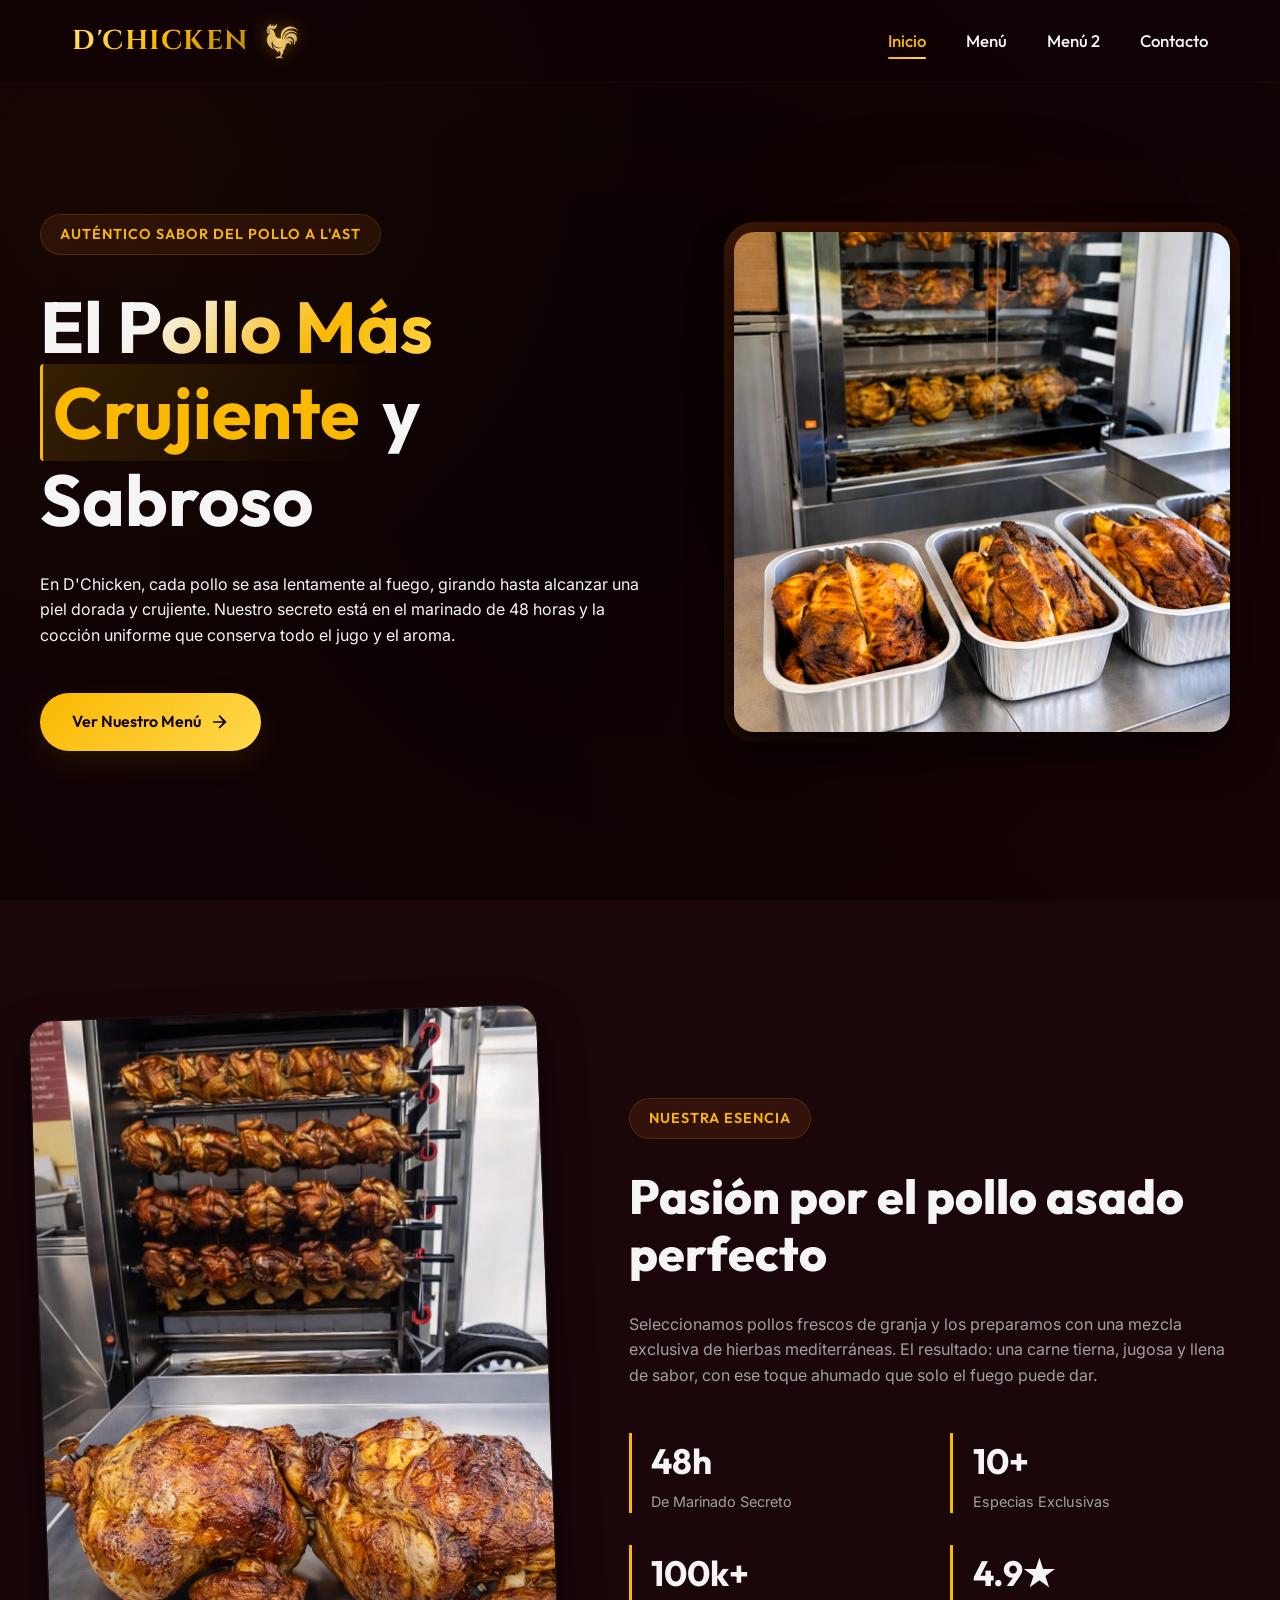
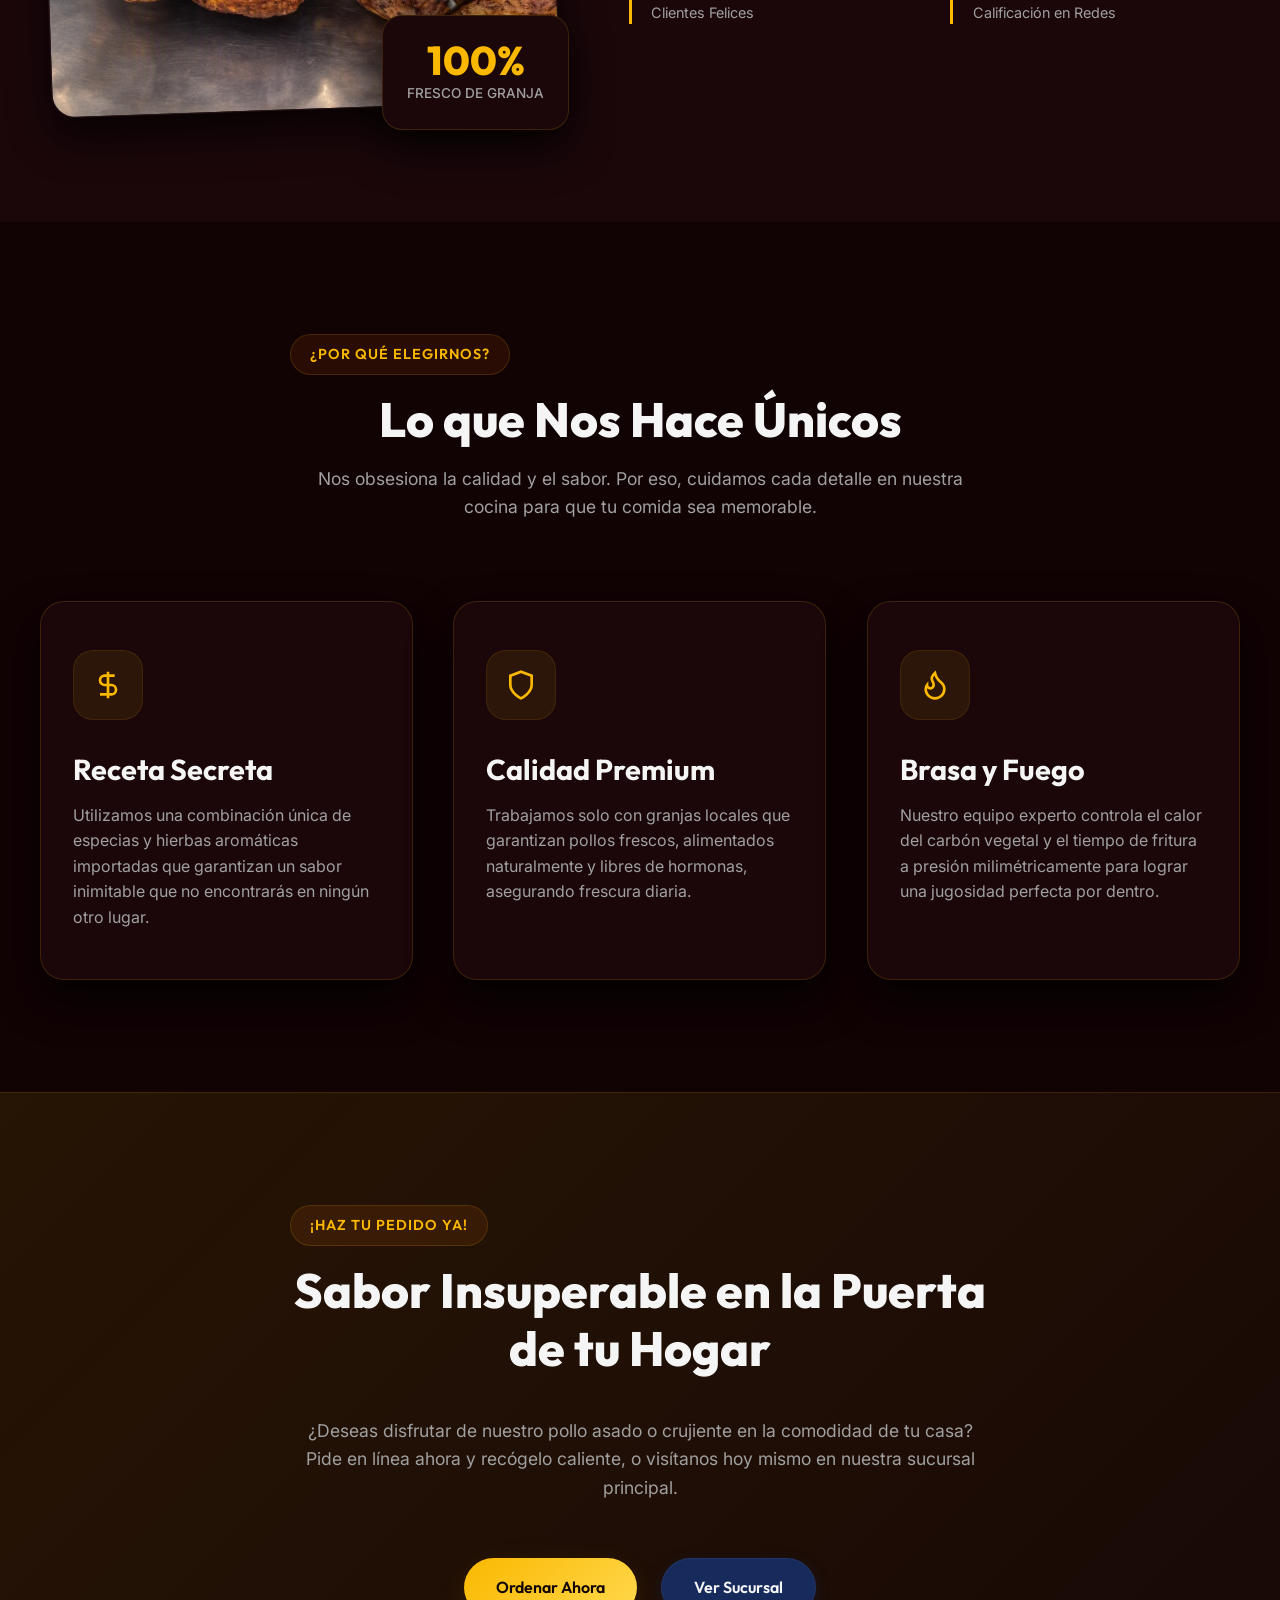
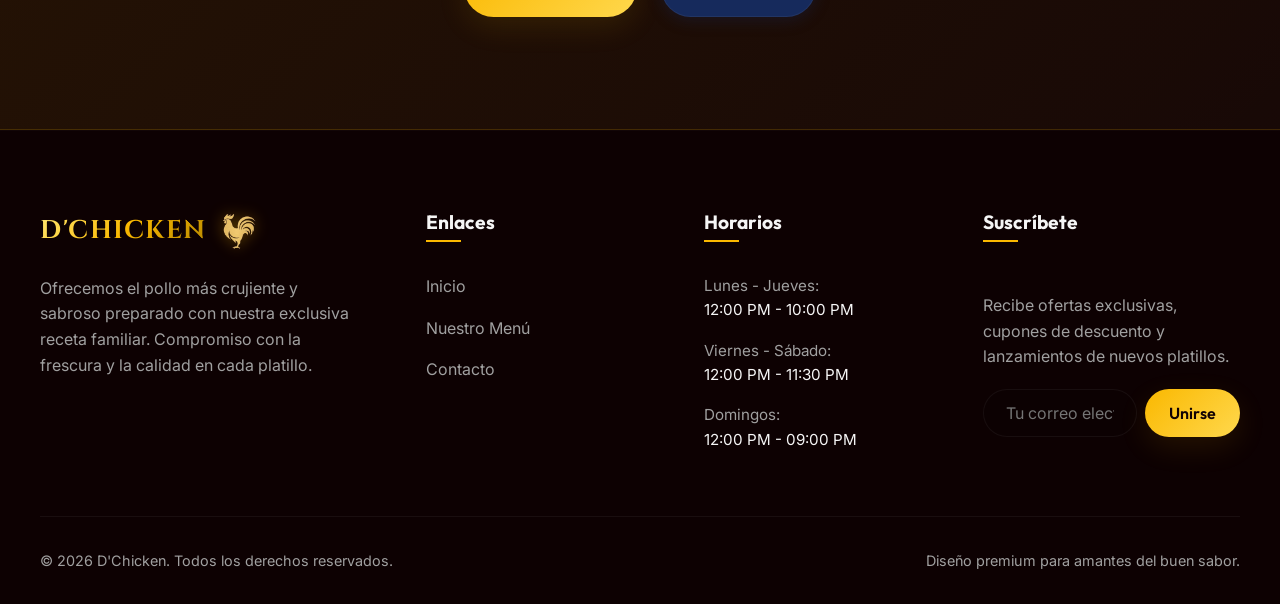
<file: index.html>
<!DOCTYPE html>
<html lang="es">

<head>
  <meta charset="UTF-8">
  <meta name="viewport" content="width=device-width, initial-scale=1.0">
  <title>D'Chicken - El sabor que te atrapa</title>
  <meta name="description"
    content="Bienvenido a D'Chicken, el hogar del pollo más crujiente y sabroso. Disfruta de nuestro marinado secreto y cocina a las brasas de carbón.">
  <link rel="stylesheet" href="css/style.css">
</head>

<body>

  <!-- HEADER -->
  <header>
    <div class="nav-container">
      <a href="index.html" class="logo" id="header-logo">
        <span class="logo-text">D'CHICKEN</span>
        <img src="images/logo.png" alt="Logo D'Chicken">
      </a>

      <!-- Navegación -->
      <nav>
        <ul class="nav-links" id="main-nav">
          <li><a href="index.html" class="active" id="nav-home">Inicio</a></li>
          <li><a href="menu.html" id="nav-menu">Menú</a></li>
          <li><a href="menu2.html" id="nav-menu">Menú 2</a></li>
          <li><a href="contacto.html" id="nav-contact">Contacto</a></li>
        </ul>
      </nav>

      <!-- Botón Menú Móvil -->
      <div class="mobile-menu-btn" id="mobile-toggle" aria-label="Abrir menú de navegación">
        <span></span>
        <span></span>
        <span></span>
      </div>
    </div>
  </header>

  <!-- HERO SECTION -->
  <section class="hero">
    <div class="hero-bg"></div>
    <div class="hero-container">
      <div class="hero-content reveal-left">
        <span class="hero-badge">Auténtico sabor del pollo a l&apos;ast</span>
        <h1><span class="text-gradient">El Pollo Más</span> <br><span class="text-highlight">Crujiente</span> y Sabroso
        </h1>
        <p class="text-muted">En D&apos;Chicken, cada pollo se asa lentamente al fuego, girando hasta alcanzar una
          piel
          dorada y crujiente. Nuestro secreto está en el marinado de 48 horas y la cocción uniforme que conserva todo
          el jugo y el aroma.</p>
        <div class="hero-buttons">
          <a href="menu.html" class="btn btn-primary" id="hero-btn-menu">
            Ver Nuestro Menú
            <svg style="width: 20px; height: 20px; fill: currentColor;" viewBox="0 0 24 24">
              <path d="M5 13h11.86l-5.43 5.43 1.42 1.42L21.14 12l-8.29-8.29-1.42 1.42L16.86 11H5v2z" />
            </svg>
          </a>
          <!--<a href="contacto.html" class="btn btn-secondary" id="hero-btn-contact">Reservar Mesa</a>-->
        </div>
      </div>
      <div class="hero-image-wrapper reveal-right">
        <img src="images/pollos_alast.png" alt="Pollo asado gourmet de D'Chicken" class="hero-img">
      </div>
    </div>
  </section>

  <!-- NUESTRA ESENCIA -->
  <section style="background-color: #1b070a;">
    <div class="essence-container">
      <div class="essence-img-grid reveal-left">
        <img src="images/pollos_portada.png" alt="Preparación crujiente D'Chicken" class="essence-img">
        <div class="essence-badge">
          <span class="number">100%</span>
          <span class="label">Fresco de Granja</span>
        </div>
      </div>

      <div class="essence-content reveal-right">
        <span class="hero-badge">Nuestra Esencia</span>
        <h2>Pasión por el pollo asado perfecto</h2>
        <p style="color: var(--text-muted);">Seleccionamos pollos frescos de granja y los preparamos con una mezcla
          exclusiva de hierbas mediterráneas. El resultado: una carne tierna, jugosa y llena de sabor, con ese toque
          ahumado que solo el fuego puede dar.</p>

        <div class="stats-grid">
          <div class="stat-item">
            <div class="stat-num">48h</div>
            <div class="stat-label">De Marinado Secreto</div>
          </div>
          <div class="stat-item">
            <div class="stat-num">10+</div>
            <div class="stat-label">Especias Exclusivas</div>
          </div>
          <div class="stat-item">
            <div class="stat-num">100k+</div>
            <div class="stat-label">Clientes Felices</div>
          </div>
          <div class="stat-item">
            <div class="stat-num">4.9★</div>
            <div class="stat-label">Calificación en Redes</div>
          </div>
        </div>
      </div>
    </div>
  </section>

  <!-- VALORES Y CARACTERÍSTICAS -->
  <section>
    <div class="section-header reveal">
      <span class="hero-badge">¿Por Qué Elegirnos?</span>
      <h2>Lo que Nos Hace Únicos</h2>
      <p>Nos obsesiona la calidad y el sabor. Por eso, cuidamos cada detalle en nuestra cocina para que tu comida sea
        memorable.</p>
    </div>

    <div class="grid-3">
      <!-- Tarjeta 1: Receta Secreta -->
      <div class="card-offer reveal-scale" style="transition-delay: 0.1s;">
        <div class="offer-icon-wrapper">
          <svg viewBox="0 0 24 24" fill="none" stroke="currentColor" stroke-width="2">
            <path d="M12 2v20M17 5H9.5a3.5 3.5 0 0 0 0 7h5a3.5 3.5 0 0 1 0 7H6" />
          </svg>
        </div>
        <h3>Receta Secreta</h3>
        <p>Utilizamos una combinación única de especias y hierbas aromáticas importadas que garantizan un sabor
          inimitable que no encontrarás en ningún otro lugar.</p>
      </div>

      <!-- Tarjeta 2: Calidad de Origen -->
      <div class="card-offer reveal-scale" style="transition-delay: 0.2s;">
        <div class="offer-icon-wrapper">
          <svg viewBox="0 0 24 24" fill="none" stroke="currentColor" stroke-width="2">
            <path d="M12 22s8-4 8-10V5l-8-3-8 3v7c0 6 8 10 8 10z" />
          </svg>
        </div>
        <h3>Calidad Premium</h3>
        <p>Trabajamos solo con granjas locales que garantizan pollos frescos, alimentados naturalmente y libres de
          hormonas, asegurando frescura diaria.</p>
      </div>

      <!-- Tarjeta 3: Cocción de Alta Gama -->
      <div class="card-offer reveal-scale" style="transition-delay: 0.3s;">
        <div class="offer-icon-wrapper">
          <svg viewBox="0 0 24 24" fill="none" stroke="currentColor" stroke-width="2">
            <path
              d="M8.5 14.5A2.5 2.5 0 0 0 11 12c0-1.38-.5-2-1-3-1.072-2.143-.224-4.054 2-6 .5 2.5 2 4.9 4 6.5 2 1.6 3 3.5 3 5.5a7 7 0 1 1-14 0c0-1.153.433-2.294 1-3a2.5 2.5 0 0 0 2.5 2.5z" />
          </svg>
        </div>
        <h3>Brasa y Fuego</h3>
        <p>Nuestro equipo experto controla el calor del carbón vegetal y el tiempo de fritura a presión milimétricamente
          para lograr una jugosidad perfecta por dentro.</p>
      </div>
    </div>
  </section>

  <!-- BANNER CTA -->
  <section
    style="background: linear-gradient(135deg, rgba(224, 183, 0, 0.1) 0%, rgba(255, 216, 77, 0.03) 100%); border-top: 1px solid var(--border); border-bottom: 1px solid var(--border);">
    <div class="section-header reveal" style="margin-bottom: 0;">
      <span class="hero-badge">¡Haz Tu Pedido Ya!</span>
      <h2 style="margin-bottom: 1.5rem;">Sabor Insuperable en la Puerta de tu Hogar</h2>
      <p style="margin-bottom: 2.5rem;">¿Deseas disfrutar de nuestro pollo asado o crujiente en la comodidad de tu casa?
        Pide en línea ahora y recógelo caliente, o visítanos hoy mismo en nuestra sucursal principal.</p>
      <div style="display: flex; gap: 1.5rem; justify-content: center; flex-wrap: wrap;">
        <a href="menu.html" class="btn btn-primary" id="cta-btn-order">Ordenar Ahora</a>
        <a href="contacto.html" class="btn btn-secondary" id="cta-btn-visit">Ver Sucursal</a>
      </div>
    </div>
  </section>

  <!-- FOOTER -->
  <footer>
    <div class="footer-container">
      <div class="footer-brand">
        <a href="index.html" class="logo" style="font-size: 1.6rem;">
          <span class="logo-text">D'CHICKEN</span>
          <img src="images/logo.png" alt="Logo D'Chicken">
        </a>
        <p>Ofrecemos el pollo más crujiente y sabroso preparado con nuestra exclusiva receta familiar. Compromiso con la
          frescura y la calidad en cada platillo.</p>
      </div>

      <div class="footer-col">
        <h4>Enlaces</h4>
        <ul>
          <li><a href="index.html">Inicio</a></li>
          <li><a href="menu.html">Nuestro Menú</a></li>
          <li><a href="contacto.html">Contacto</a></li>
        </ul>
      </div>

      <div class="footer-col">
        <h4>Horarios</h4>
        <ul style="color: var(--text-muted); font-size: 0.95rem;">
          <li>Lunes - Jueves:<br><span style="color: var(--text-light)">12:00 PM - 10:00 PM</span></li>
          <li>Viernes - Sábado:<br><span style="color: var(--text-light)">12:00 PM - 11:30 PM</span></li>
          <li>Domingos:<br><span style="color: var(--text-light)">12:00 PM - 09:00 PM</span></li>
        </ul>
      </div>

      <div class="footer-col footer-newsletter">
        <h4>Suscríbete</h4>
        <p>Recibe ofertas exclusivas, cupones de descuento y lanzamientos de nuevos platillos.</p>
        <form class="newsletter-form"
          onsubmit="event.preventDefault(); alert('¡Gracias por suscribirte!'); this.reset();">
          <input type="email" placeholder="Tu correo electrónico" class="form-control" required
            aria-label="Correo electrónico para boletín">
          <button type="submit" class="btn btn-primary" style="padding: 0 1.5rem;">Unirse</button>
        </form>
      </div>
    </div>

    <div class="footer-bottom">
      <p>&copy; 2026 D'Chicken. Todos los derechos reservados.</p>
      <p>Diseño premium para amantes del buen sabor.</p>
    </div>
  </footer>

  <script src="js/main.js"></script>
</body>

</html>
</file>
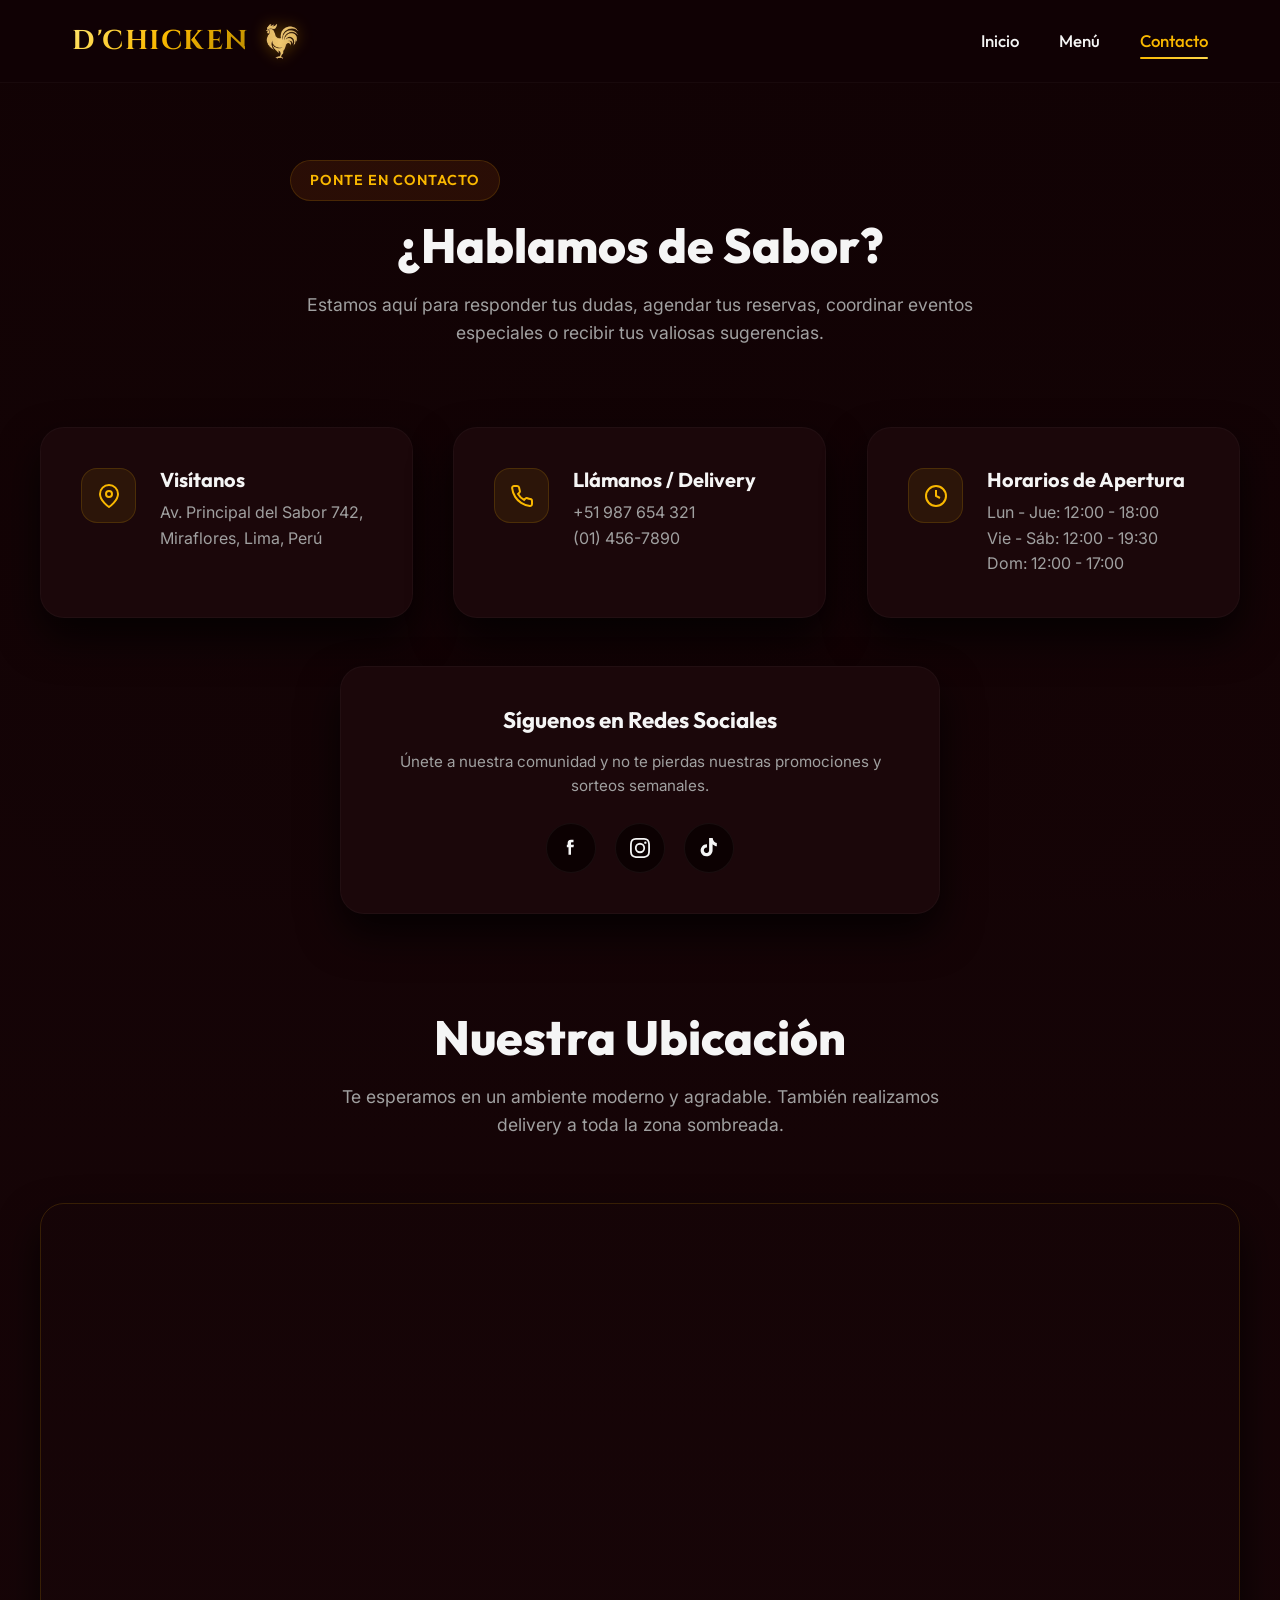
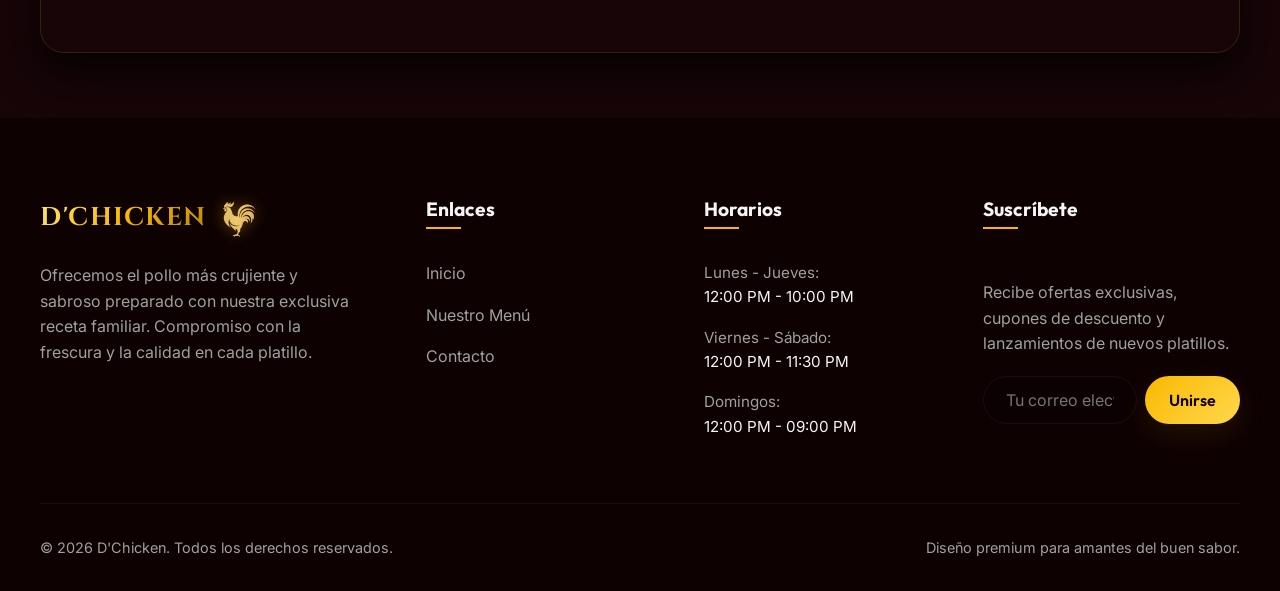
<file: contacto.html>
<!DOCTYPE html>
<html lang="es">

<head>
  <meta charset="UTF-8">
  <meta name="viewport" content="width=device-width, initial-scale=1.0">
  <title>Contacto - D'Chicken | Reservas y Ubicación</title>
  <meta name="description"
    content="Ponte en contacto con D'Chicken. Visítanos en nuestra sucursal, llámanos para pedidos a domicilio, síguenos en redes sociales o envíanos un mensaje.">
  <link rel="stylesheet" href="css/style.css">
</head>

<body>

  <!-- HEADER -->
  <header>
    <div class="nav-container">
      <a href="index.html" class="logo" id="header-logo">
        <span class="logo-text">D'CHICKEN</span>
        <img src="images/logo.png" alt="Logo D'Chicken">
      </a>

      <nav>
        <ul class="nav-links" id="main-nav">
          <li><a href="index.html" id="nav-home">Inicio</a></li>
          <li><a href="menu.html" id="nav-menu">Menú</a></li>
          <li><a href="contacto.html" class="active" id="nav-contact">Contacto</a></li>
        </ul>
      </nav>

      <div class="mobile-menu-btn" id="mobile-toggle" aria-label="Abrir menú de navegación">
        <span></span>
        <span></span>
        <span></span>
      </div>
    </div>
  </header>

  <!-- SECCIÓN HÉROE DE CONTACTO -->
  <section
    style="padding: 10rem 2rem 4rem; background: linear-gradient(180deg, rgba(17, 2, 4, 1) 0%, rgba(27, 7, 10, 0.6) 100%);">
    <div class="section-header reveal">
      <span class="hero-badge">Ponte en Contacto</span>
      <h2>¿Hablamos de Sabor?</h2>
      <p>Estamos aquí para responder tus dudas, agendar tus reservas, coordinar eventos especiales o recibir tus
        valiosas sugerencias.</p>
    </div>

    <div class="grid-3">
      <!-- Tarjeta 1: Dirección -->
      <div class="contact-block reveal-left" style="display: flex; align-items: flex-start; height: 100%;">
        <div class="contact-item" style="margin-bottom: 0;">
          <div class="contact-icon">
            <svg viewBox="0 0 24 24" fill="none" stroke="currentColor" stroke-width="2">
              <path d="M21 10c0 7-9 13-9 13s-9-6-9-13a9 9 0 0 1 18 0z" />
              <circle cx="12" cy="10" r="3" />
            </svg>
          </div>
          <div class="contact-details">
            <h4 style="font-size: 1.25rem; margin-bottom: 0.5rem;">Visítanos</h4>
            <p>Av. Principal del Sabor 742, Miraflores, Lima, Perú</p>
          </div>
        </div>
      </div>

      <!-- Tarjeta 2: Teléfono -->
      <div class="contact-block reveal" style="display: flex; align-items: flex-start; height: 100%;">
        <div class="contact-item" style="margin-bottom: 0;">
          <div class="contact-icon">
            <svg viewBox="0 0 24 24" fill="none" stroke="currentColor" stroke-width="2">
              <path
                d="M22 16.92v3a2 2 0 0 1-2.18 2 19.79 19.79 0 0 1-8.63-3.07 19.5 19.5 0 0 1-6-6 19.79 19.79 0 0 1-3.07-8.67A2 2 0 0 1 4.11 2h3a2 2 0 0 1 2 1.72 12.84 12.84 0 0 0 .7 2.81 2 2 0 0 1-.45 2.11L8.09 9.91a16 16 0 0 0 6 6l1.27-1.27a2 2 0 0 1 2.11-.45 12.84 12.84 0 0 0 2.81.7A2 2 0 0 1 22 16.92z" />
            </svg>
          </div>
          <div class="contact-details">
            <h4 style="font-size: 1.25rem; margin-bottom: 0.5rem;">Llámanos / Delivery</h4>
            <p>+51 987 654 321<br>(01) 456-7890</p>
          </div>
        </div>
      </div>

      <!-- Tarjeta 3: Horarios -->
      <div class="contact-block reveal-right" style="display: flex; align-items: flex-start; height: 100%;">
        <div class="contact-item" style="margin-bottom: 0;">
          <div class="contact-icon">
            <svg viewBox="0 0 24 24" fill="none" stroke="currentColor" stroke-width="2">
              <circle cx="12" cy="12" r="10" />
              <polyline points="12 6 12 12 16 14" />
            </svg>
          </div>
          <div class="contact-details">
            <h4 style="font-size: 1.25rem; margin-bottom: 0.5rem;">Horarios de Apertura</h4>
            <p>Lun - Jue: 12:00 - 18:00<br>Vie - Sáb: 12:00 - 19:30<br>Dom: 12:00 - 17:00</p>
          </div>
        </div>
      </div>
    </div>

    <!-- Redes Sociales -->
    <div class="contact-block reveal-scale" style="max-width: 600px; margin: 3rem auto 0; text-align: center;">
      <h3 style="font-size: 1.4rem; margin-bottom: 1rem; font-family: var(--font-title);">Síguenos en Redes Sociales
      </h3>
      <p style="color: var(--text-muted); font-size: 0.95rem; margin-bottom: 1.5rem;">
        Únete a nuestra comunidad y no te pierdas nuestras promociones y sorteos semanales.
      </p>
      <div class="social-links" style="justify-content: center; margin-top: 0;">
        <!-- Facebook -->
        <a href="https://facebook.com" target="_blank" rel="noopener noreferrer" class="social-btn"
          aria-label="Síguenos en Facebook">
          <svg viewBox="0 0 24 24">
            <path d="M9 8H7v3h2v9h3v-9h3l.5-3H12V6c0-.88.39-1 1-1h2V2h-3c-2.9 0-4 1.5-4 4v2z" />
          </svg>
        </a>
        <!-- Instagram -->
        <a href="https://instagram.com" target="_blank" rel="noopener noreferrer" class="social-btn"
          aria-label="Síguenos en Instagram">
          <svg viewBox="0 0 24 24">
            <path
              d="M12 2.163c3.204 0 3.584.012 4.85.07 3.252.148 4.771 1.691 4.919 4.919.058 1.265.069 1.645.069 4.849 0 3.205-.012 3.584-.069 4.849-.149 3.225-1.664 4.771-4.919 4.919-1.266.058-1.644.07-4.85.07-3.204 0-3.584-.012-4.849-.07-3.26-.149-4.771-1.699-4.919-4.92-.058-1.265-.07-1.644-.07-4.849 0-3.204.013-3.583.07-4.849.149-3.227 1.664-4.771 4.919-4.919 1.266-.057 1.645-.069 4.849-.069zM12 0C8.741 0 8.333.014 7.053.072 2.695.272.273 2.69.073 7.051.014 8.333 0 8.741 0 12c0 3.259.014 3.668.072 4.948.2 4.358 2.618 6.78 6.98 6.98 1.281.058 1.689.072 4.948.072 3.259 0 3.668-.014 4.948-.072 4.354-.2 6.782-2.618 6.979-6.98.059-1.28.073-1.689.073-4.948 0-3.259-.014-3.667-.072-4.947-.196-4.354-2.617-6.78-6.979-6.98C15.668.014 15.259 0 12 0zm0 5.838a6.162 6.162 0 1 0 0 12.324 6.162 6.162 0 0 0 0-12.324zM12 16a4 4 0 1 1 0-8 4 4 0 0 1 0 8zm6.406-11.845a1.44 1.44 0 1 0 0 2.881 1.44 1.44 0 0 0 0-2.881z" />
          </svg>
        </a>
        <!-- TikTok -->
        <a href="https://tiktok.com" target="_blank" rel="noopener noreferrer" class="social-btn"
          aria-label="Síguenos en TikTok">
          <svg viewBox="0 0 24 24">
            <path
              d="M12.525.02c1.31-.02 2.61-.01 3.91-.02.08 1.53.63 3.02 1.59 4.23.86.99 2.05 1.63 3.35 1.85V10c-1.6-.08-3.13-.75-4.32-1.84-.27-.24-.51-.5-.73-.77v7.07c.05 1.83-.6 3.64-1.78 5.01-1.42 1.73-3.67 2.68-5.9 2.5-2.58-.1-4.98-1.72-6.02-4.08-1.2-2.53-.78-5.69 1.05-7.79 1.44-1.72 3.65-2.64 5.89-2.48v3.9c-1.12-.13-2.28.32-2.98 1.19-.74.88-.93 2.12-.52 3.2.37 1.07 1.34 1.88 2.47 2.07 1.13.22 2.37-.24 2.98-1.2.49-.74.65-1.63.62-2.51V0h.03z" />
          </svg>
        </a>
      </div>
    </div>

    <!-- Visualización con Google Maps -->
    <div class="section-header reveal" style="margin: 6rem auto 2rem; max-width: 600px;">
      <h2>Nuestra Ubicación</h2>
      <p>Te esperamos en un ambiente moderno y agradable. También realizamos delivery a toda la zona sombreada.</p>
    </div>

    <div class="map-container reveal-scale">


      <iframe
        src="https://www.google.com/maps/embed?pb=!1m18!1m12!1m3!1d2408.425299366082!2d1.8731664574247302!3d42.362954808456784!2m3!1f0!2f0!3f0!3m2!1i1024!2i768!4f13.1!3m3!1m2!1s0x12a577002865141d%3A0x72c81a0c8e06ec32!2zROKAmUNISUNLRU4!5e0!3m2!1ses-419!2sbo!4v1781996403627!5m2!1ses-419!2sbo"
        allowfullscreen="" loading="lazy" referrerpolicy="no-referrer-when-downgrade"
        title="Mapa de ubicación de D'Chicken"></iframe>
    </div>
  </section>

  <!-- FOOTER -->
  <footer>
    <div class="footer-container">
      <div class="footer-brand">
        <a href="index.html" class="logo" style="font-size: 1.6rem;">
          <span class="logo-text">D'CHICKEN</span>
          <img src="images/logo.png" alt="Logo D'Chicken">
        </a>
        <p>Ofrecemos el pollo más crujiente y sabroso preparado con nuestra exclusiva receta familiar. Compromiso con la
          frescura y la calidad en cada platillo.</p>
      </div>

      <div class="footer-col">
        <h4>Enlaces</h4>
        <ul>
          <li><a href="index.html">Inicio</a></li>
          <li><a href="menu.html">Nuestro Menú</a></li>
          <li><a href="contacto.html">Contacto</a></li>
        </ul>
      </div>

      <div class="footer-col">
        <h4>Horarios</h4>
        <ul style="color: var(--text-muted); font-size: 0.95rem;">
          <li>Lunes - Jueves:<br><span style="color: var(--text-light)">12:00 PM - 10:00 PM</span></li>
          <li>Viernes - Sábado:<br><span style="color: var(--text-light)">12:00 PM - 11:30 PM</span></li>
          <li>Domingos:<br><span style="color: var(--text-light)">12:00 PM - 09:00 PM</span></li>
        </ul>
      </div>

      <div class="footer-col footer-newsletter">
        <h4>Suscríbete</h4>
        <p>Recibe ofertas exclusivas, cupones de descuento y lanzamientos de nuevos platillos.</p>
        <form class="newsletter-form"
          onsubmit="event.preventDefault(); alert('¡Gracias por suscribirte!'); this.reset();">
          <input type="email" placeholder="Tu correo electrónico" class="form-control" required
            aria-label="Correo electrónico para boletín">
          <button type="submit" class="btn btn-primary" style="padding: 0 1.5rem;">Unirse</button>
        </form>
      </div>
    </div>

    <div class="footer-bottom">
      <p>&copy; 2026 D'Chicken. Todos los derechos reservados.</p>
      <p>Diseño premium para amantes del buen sabor.</p>
    </div>
  </footer>

  <script src="js/main.js"></script>
</body>

</html>
</file>
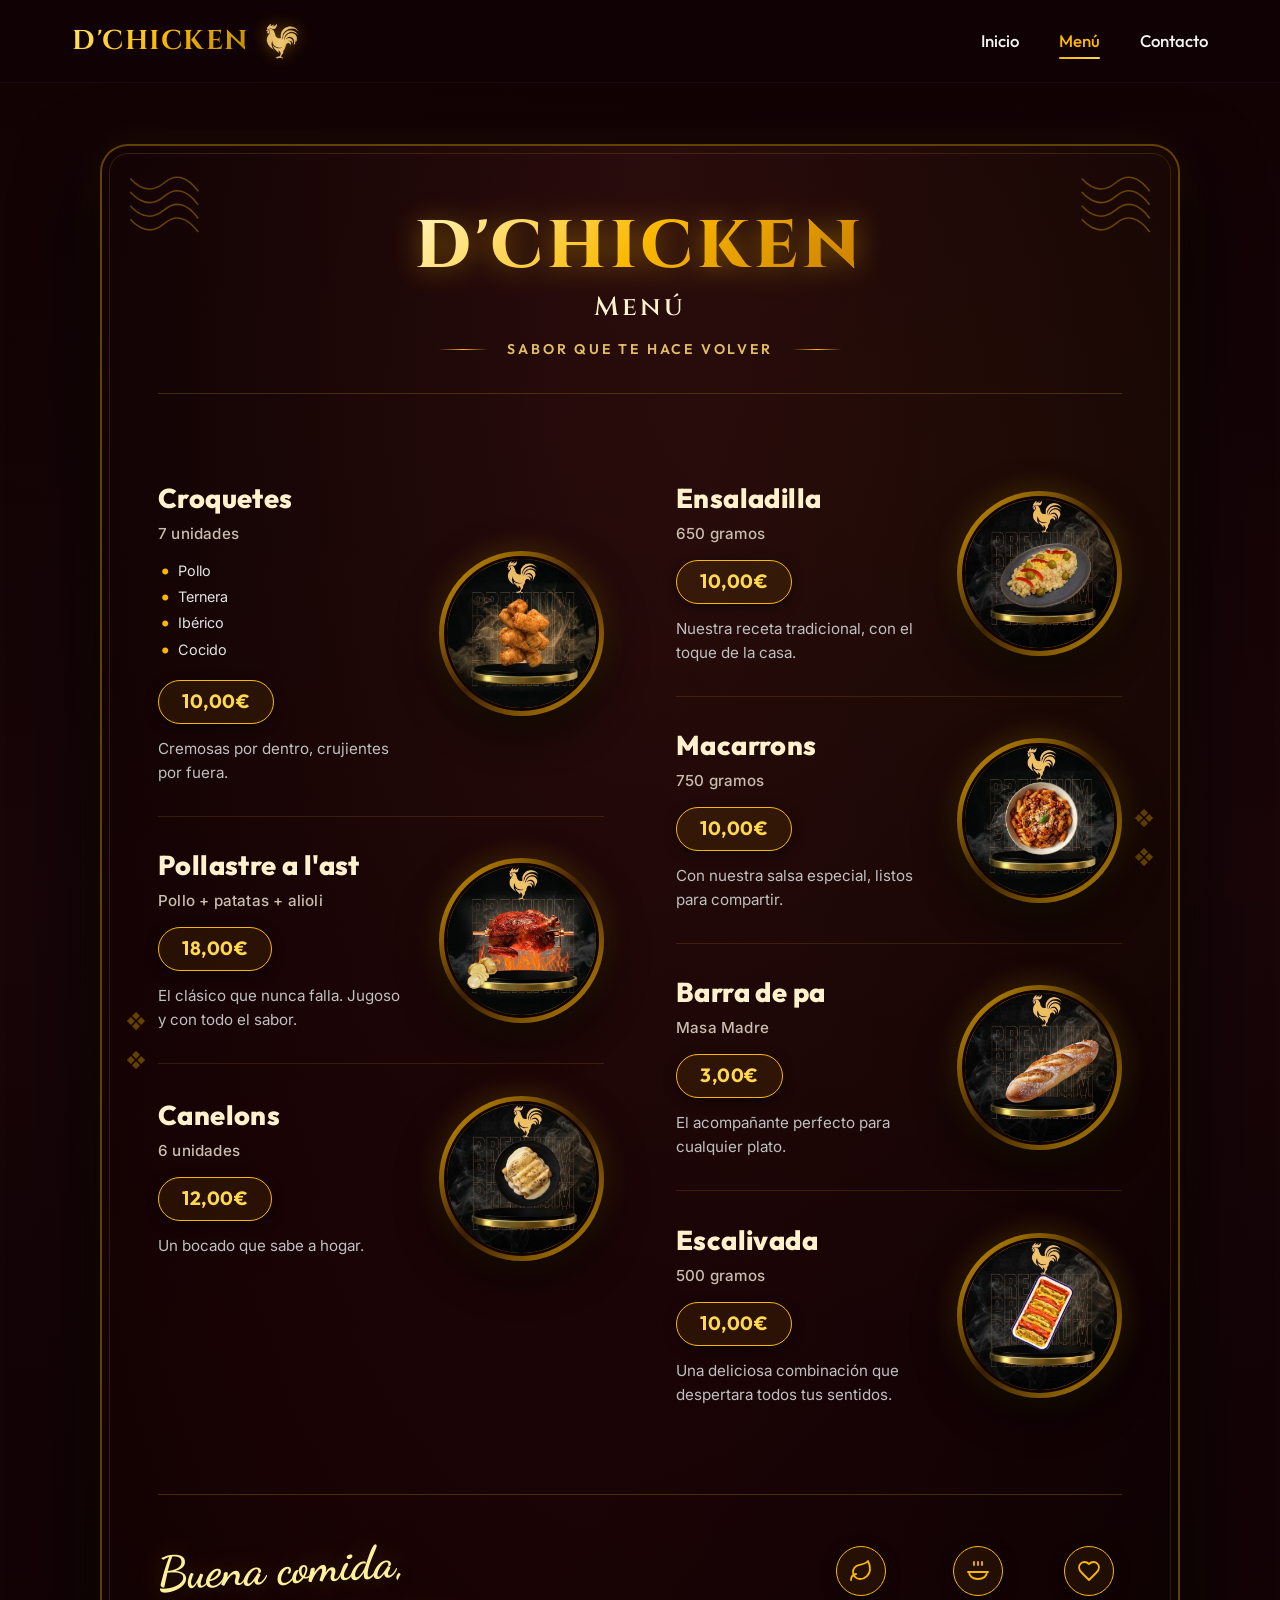
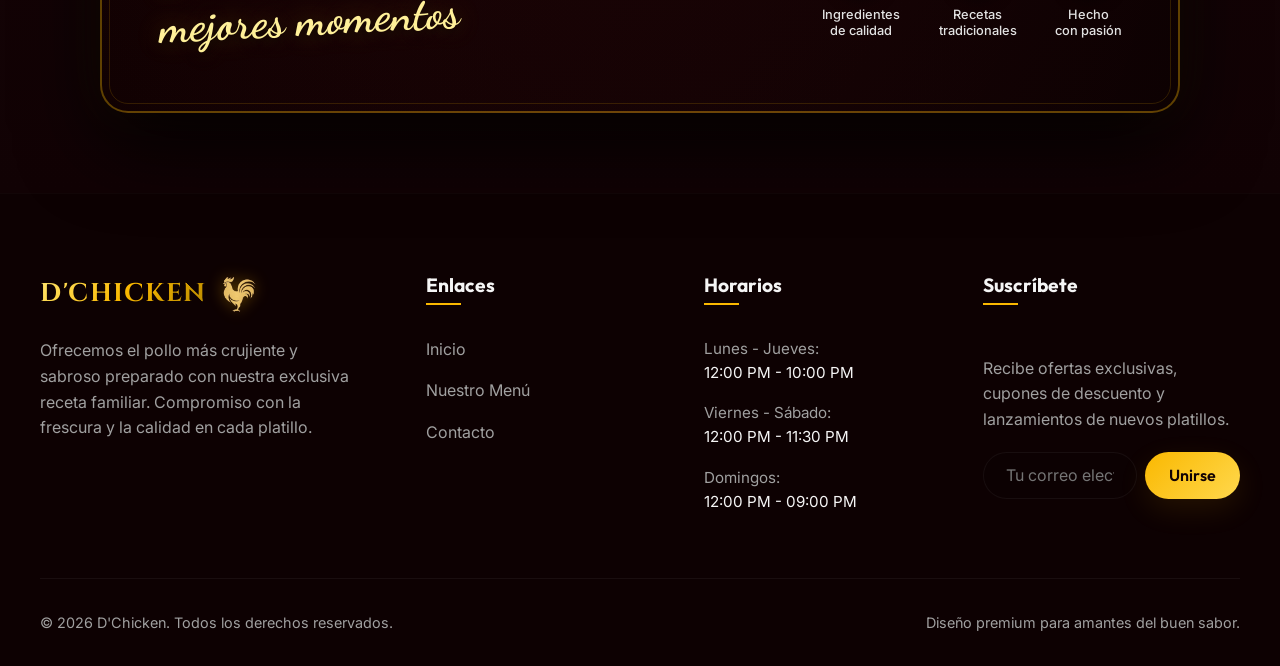
<file: menu.html>
<!DOCTYPE html>
<html lang="es">

<head>
  <meta charset="UTF-8">
  <meta name="viewport" content="width=device-width, initial-scale=1.0">
  <title>Menú - D'Chicken | Delicias Crujientes y Asadas</title>
  <meta name="description"
    content="Explora nuestra carta: combos de pollo frito crujiente, jugoso pollo asado a las brasas, hamburguesas gourmet y alitas glaseadas. Ingredientes 100% frescos.">
  <link rel="stylesheet" href="css/style.css">
</head>

<body>

  <!-- HEADER -->
  <header>
    <div class="nav-container">
      <a href="index.html" class="logo" id="header-logo">
        <span class="logo-text">D'CHICKEN</span>
        <img src="images/logo.png" alt="Logo D'Chicken">
      </a>

      <nav>
        <ul class="nav-links" id="main-nav">
          <li><a href="index.html" id="nav-home">Inicio</a></li>
          <li><a href="menu.html" class="active" id="nav-menu">Menú</a></li>
          <li><a href="contacto.html" id="nav-contact">Contacto</a></li>
        </ul>
      </nav>

      <div class="mobile-menu-btn" id="mobile-toggle" aria-label="Abrir menú de navegación">
        <span></span>
        <span></span>
        <span></span>
      </div>
    </div>
  </header>

  <!-- SECCIÓN CARTA DEL MENÚ -->
  <section class="carta-section">
    <div class="carta-container">

      <!-- TABLERO DE LA CARTA (ESTILO RESTAURANT BOARD) -->
      <div class="carta-board reveal">

        <!-- DECORACIÓN: ONDAS SUPERIORES IZQUIERDAS -->
        <div class="carta-decor-wavy top-left">
          <svg viewBox="0 0 100 80" fill="none" stroke="currentColor">
            <path d="M5,10 Q25,32 45,15 T85,25" stroke-width="1.8" />
            <path d="M5,26 Q25,48 45,31 T85,41" stroke-width="1.8" />
            <path d="M5,42 Q25,64 45,47 T85,57" stroke-width="1.8" />
            <path d="M5,58 Q25,80 45,63 T85,73" stroke-width="1.8" />
          </svg>
        </div>
        <!-- ONDAS SUPERIORES DERECHAS -->
        <div class="carta-decor-wavy top-right">
          <svg viewBox="0 0 100 80" fill="none" stroke="currentColor">
            <path d="M15,10 Q35,32 55,15 T95,25" stroke-width="1.8" />
            <path d="M15,26 Q35,48 55,31 T95,41" stroke-width="1.8" />
            <path d="M15,42 Q35,64 55,47 T95,57" stroke-width="1.8" />
            <path d="M15,58 Q35,80 55,63 T95,73" stroke-width="1.8" />
          </svg>
        </div>

        <!-- DECORACIÓN: CRUCES LATERALES -->
        <div class="carta-decor-crosses left">
          <span>❖</span>
          <span>❖</span>
        </div>
        <div class="carta-decor-crosses right">
          <span>❖</span>
          <span>❖</span>
        </div>

        <!-- ENCABEZADO DE LA CARTA (ESTILO POSTER) -->
        <div class="carta-header-poster reveal">
          <div class="carta-header-center">
            <h1 class="carta-poster-brand">D'CHICKEN</h1>
            <span class="carta-poster-menu">Menú</span>
            <div class="carta-poster-tagline-wrap">
              <span class="carta-tagline-line"></span>
              <span class="carta-poster-tagline">SABOR QUE TE HACE VOLVER</span>
              <span class="carta-tagline-line"></span>
            </div>
          </div>

          <!--<div class="carta-header-logo-right">
            <img src="images/logo.png" alt="Logo D'Chicken Gallo" class="carta-poster-rooster">
          </div>-->
        </div>

        <!-- CUADRÍCULA DEL MENÚ (2 COLUMNAS) -->
        <div class="carta-menu-grid">

          <!-- COLUMNA IZQUIERDA -->
          <div class="carta-column">

            <!-- 1. CROQUETES -->
            <div class="carta-dish-card reveal-left" id="item-croquetes">
              <div class="carta-dish-info">
                <h3 class="carta-dish-title">Croquetes</h3>
                <span class="carta-dish-portion">7 unidades</span>
                <ul class="carta-dish-options">
                  <li>Pollo</li>
                  <li>Ternera</li>
                  <li>Ibérico</li>
                  <li>Cocido</li>
                </ul>
                <div class="carta-dish-price-pill">10,00€</div>
                <p class="carta-dish-desc">Cremosas por dentro, crujientes por fuera.</p>
              </div>

              <div class="carta-dish-visual">
                <!-- Rayitos decorativos 
                <svg class="carta-sparks top-right" viewBox="0 0 24 24" fill="none" stroke="currentColor"
                  stroke-width="2" stroke-linecap="round">
                  <line x1="8" y1="12" x2="3" y2="12" />
                  <line x1="9" y1="9" x2="4" y2="4" />
                  <line x1="12" y1="8" x2="12" y2="3" />
                </svg>-->
                <div class="carta-dish-img-wrap">
                  <img src="images/menu_croquetas.webp" alt="Croquetes caseras D'Chicken" class="carta-dish-img">
                </div>
              </div>
            </div>

            <!-- 2. POLLASTRE A L'AST -->
            <div class="carta-dish-card reveal-left" id="item-pollastre-alast">
              <div class="carta-dish-info">
                <h3 class="carta-dish-title">Pollastre a l'ast</h3>
                <span class="carta-dish-portion">Pollo + patatas + alioli</span>
                <div class="carta-dish-price-pill">18,00€</div>
                <p class="carta-dish-desc">El clásico que nunca falla. Jugoso y con todo el sabor.</p>
              </div>

              <div class="carta-dish-visual">
                <!-- Rayitos decorativos 
                <svg class="carta-sparks top-left" viewBox="0 0 24 24" fill="none" stroke="currentColor"
                  stroke-width="2" stroke-linecap="round">
                  <line x1="16" y1="12" x2="21" y2="12" />
                  <line x1="15" y1="9" x2="20" y2="4" />
                  <line x1="12" y1="8" x2="12" y2="3" />
                </svg>-->
                <div class="carta-dish-img-wrap">
                  <img src="images/menu_pollo.webp" alt="Pollastre a l'ast asado a la brasa" class="carta-dish-img">
                </div>
              </div>
            </div>

            <!-- 3. CANELONS  -->
            <div class="carta-dish-card reveal-left" id="item-canelons">
              <div class="carta-dish-info">
                <h3 class="carta-dish-title">Canelons</h3>
                <span class="carta-dish-portion">6 unidades</span>
                <div class="carta-dish-price-pill">12,00€</div>
                <p class="carta-dish-desc">Un bocado que sabe a hogar.</p>
              </div>

              <div class="carta-dish-visual">
                <!-- Rayitos decorativos 
                <svg class="carta-sparks top-right" viewBox="0 0 24 24" fill="none" stroke="currentColor"
                  stroke-width="2" stroke-linecap="round">
                  <line x1="8" y1="12" x2="3" y2="12" />
                  <line x1="9" y1="9" x2="4" y2="4" />
                  <line x1="12" y1="8" x2="12" y2="3" />
                </svg>-->
                <div class="carta-dish-img-wrap">
                  <img src="images/menu_canelons.webp" alt="Canelons tradicionals gratinados" class="carta-dish-img">
                </div>
              </div>
            </div>

          </div>

          <!-- COLUMNA DERECHA -->
          <div class="carta-column">

            <!-- 4. ENSALADILLA -->
            <div class="carta-dish-card reveal-right" id="item-ensaladilla">
              <div class="carta-dish-info">
                <h3 class="carta-dish-title">Ensaladilla</h3>
                <span class="carta-dish-portion">650 gramos</span>
                <div class="carta-dish-price-pill">10,00€</div>
                <p class="carta-dish-desc">Nuestra receta tradicional, con el toque de la casa.</p>
              </div>

              <div class="carta-dish-visual">
                <!-- Rayitos decorativos 
                <svg class="carta-sparks top-right" viewBox="0 0 24 24" fill="none" stroke="currentColor"
                  stroke-width="2" stroke-linecap="round">
                  <line x1="8" y1="12" x2="3" y2="12" />
                  <line x1="9" y1="9" x2="4" y2="4" />
                  <line x1="12" y1="8" x2="12" y2="3" />
                </svg>-->
                <div class="carta-dish-img-wrap">
                  <img src="images/menu_ensaladilla.webp" alt="Ensaladilla rusa tradicional con aceitunas"
                    class="carta-dish-img">
                </div>
              </div>
            </div>

            <!-- 5. MACARRONS -->
            <div class="carta-dish-card reveal-right" id="item-macarrons">
              <div class="carta-dish-info">
                <h3 class="carta-dish-title">Macarrons</h3>
                <span class="carta-dish-portion">750 gramos</span>
                <div class="carta-dish-price-pill">10,00€</div>
                <p class="carta-dish-desc">Con nuestra salsa especial, listos para compartir.</p>
              </div>

              <div class="carta-dish-visual">
                <div class="carta-dish-img-wrap">
                  <img src="images/menu_macarrons.webp" alt="Macarrons bolonyesa caseros con queso y albahaca"
                    class="carta-dish-img">
                </div>
              </div>
            </div>

            <!-- 6. BARRA DE PA -->
            <div class="carta-dish-card reveal-right" id="item-barra-de-pa">
              <div class="carta-dish-info">
                <h3 class="carta-dish-title">Barra de pa</h3>
                <span class="carta-dish-portion">Masa Madre</span>
                <div class="carta-dish-price-pill">3,00€</div>
                <p class="carta-dish-desc">El acompañante perfecto para cualquier plato.</p>
              </div>

              <div class="carta-dish-visual">
                <!-- Rayitos decorativos 
                <svg class="carta-sparks bottom-right" viewBox="0 0 24 24" fill="none" stroke="currentColor"
                  stroke-width="2" stroke-linecap="round">
                  <line x1="8" y1="12" x2="3" y2="12" />
                  <line x1="9" y1="15" x2="4" y2="20" />
                  <line x1="12" y1="16" x2="12" y2="21" />
                </svg>-->
                <div class="carta-dish-img-wrap">
                  <img src="images/menu_pan.webp" alt="Barra de pan artesanal de masa madre" class="carta-dish-img">
                </div>
              </div>
            </div>

            <!-- 7. ESCALIVADA -->
            <div class="carta-dish-card reveal-right" id="item-escalivada">
              <div class="carta-dish-info">
                <h3 class="carta-dish-title">Escalivada</h3>
                <span class="carta-dish-portion">500 gramos</span>
                <div class="carta-dish-price-pill">10,00€</div>
                <p class="carta-dish-desc">Una deliciosa combinación que despertara todos tus sentidos.</p>
              </div>

              <div class="carta-dish-visual">
                <!-- Rayitos decorativos 
                <svg class="carta-sparks bottom-right" viewBox="0 0 24 24" fill="none" stroke="currentColor"
                  stroke-width="2" stroke-linecap="round">
                  <line x1="8" y1="12" x2="3" y2="12" />
                  <line x1="9" y1="15" x2="4" y2="20" />
                  <line x1="12" y1="16" x2="12" y2="21" />
                </svg>-->
                <div class="carta-dish-img-wrap">
                  <img src="images/menu_escalivada.webp" alt="Escalivada con pimientos, cebolla y berenjena"
                    class="carta-dish-img">
                </div>
              </div>
            </div>

          </div>

        </div>

        <!-- PIE DEL TABLERO: FRASE & SELLOS DE CALIDAD -->
        <div class="carta-board-footer reveal">
          <div class="carta-footer-quote">
            Buena comida,<br>mejores momentos
          </div>

          <div class="carta-features-group">
            <!-- 1. Ingredientes de calidad -->
            <div class="carta-feature-item">
              <div class="carta-feature-circle">
                <svg viewBox="0 0 24 24" fill="none" stroke="currentColor" stroke-width="1.8" stroke-linecap="round"
                  stroke-linejoin="round">
                  <path d="M11 20A7 7 0 0 1 9.8 6.1C15.5 5 17 4.48 19 2c1 2 2 4.18 2 8 0 5.5-4.78 10-10 10Z" />
                  <path d="M2 21c0-3 1.85-5.36 5.08-6" />
                </svg>
              </div>
              <span class="carta-feature-label">Ingredientes<br>de calidad</span>
            </div>

            <!-- 2. Recetas tradicionales -->
            <div class="carta-feature-item">
              <div class="carta-feature-circle">
                <svg viewBox="0 0 24 24" fill="none" stroke="currentColor" stroke-width="1.8" stroke-linecap="round"
                  stroke-linejoin="round">
                  <path d="M8 3v3M12 3v3M16 3v3" />
                  <path d="M3 13h18c0 4-3.5 7-9 7s-9-3-9-7Z" />
                  <line x1="2" y1="13" x2="22" y2="13" />
                </svg>
              </div>
              <span class="carta-feature-label">Recetas<br>tradicionales</span>
            </div>

            <!-- 3. Hecho con pasión -->
            <div class="carta-feature-item">
              <div class="carta-feature-circle">
                <svg viewBox="0 0 24 24" fill="none" stroke="currentColor" stroke-width="1.8" stroke-linecap="round"
                  stroke-linejoin="round">
                  <path
                    d="M19 14c1.49-1.46 3-3.21 3-5.5A5.5 5.5 0 0 0 16.5 3c-1.76 0-3 .5-4.5 2-1.5-1.5-2.74-2-4.5-2A5.5 5.5 0 0 0 2 8.5c0 2.3 1.5 4.05 3 5.5l7 7Z" />
                </svg>
              </div>
              <span class="carta-feature-label">Hecho<br>con pasión</span>
            </div>
          </div>

          <!-- ONDAS INFERIORES DERECHAS -->
          <div class="carta-decor-wavy bottom-right">
            <svg viewBox="0 0 100 80" fill="none" stroke="currentColor">
              <path d="M15,10 Q35,32 55,15 T95,25" stroke-width="1.8" />
              <path d="M15,26 Q35,48 55,31 T95,41" stroke-width="1.8" />
              <path d="M15,42 Q35,64 55,47 T95,57" stroke-width="1.8" />
              <path d="M15,58 Q35,80 55,63 T95,73" stroke-width="1.8" />
            </svg>
          </div>
        </div>

      </div>
    </div>
  </section>

  <!-- FOOTER -->
  <footer>
    <div class="footer-container">
      <div class="footer-brand">
        <a href="index.html" class="logo" style="font-size: 1.6rem;">
          <span class="logo-text">D'CHICKEN</span>
          <img src="images/logo.png" alt="Logo D'Chicken">
        </a>
        <p>Ofrecemos el pollo más crujiente y sabroso preparado con nuestra exclusiva receta familiar. Compromiso con la
          frescura y la calidad en cada platillo.</p>
      </div>

      <div class="footer-col">
        <h4>Enlaces</h4>
        <ul>
          <li><a href="index.html">Inicio</a></li>
          <li><a href="menu.html">Nuestro Menú</a></li>
          <li><a href="contacto.html">Contacto</a></li>
        </ul>
      </div>

      <div class="footer-col">
        <h4>Horarios</h4>
        <ul style="color: var(--text-muted); font-size: 0.95rem;">
          <li>Lunes - Jueves:<br><span style="color: var(--text-light)">12:00 PM - 10:00 PM</span></li>
          <li>Viernes - Sábado:<br><span style="color: var(--text-light)">12:00 PM - 11:30 PM</span></li>
          <li>Domingos:<br><span style="color: var(--text-light)">12:00 PM - 09:00 PM</span></li>
        </ul>
      </div>

      <div class="footer-col footer-newsletter">
        <h4>Suscríbete</h4>
        <p>Recibe ofertas exclusivas, cupones de descuento y lanzamientos de nuevos platillos.</p>
        <form class="newsletter-form"
          onsubmit="event.preventDefault(); alert('¡Gracias por suscribirte!'); this.reset();">
          <input type="email" placeholder="Tu correo electrónico" class="form-control" required
            aria-label="Correo electrónico para boletín">
          <button type="submit" class="btn btn-primary" style="padding: 0 1.5rem;">Unirse</button>
        </form>
      </div>
    </div>

    <div class="footer-bottom">
      <p>&copy; 2026 D'Chicken. Todos los derechos reservados.</p>
      <p>Diseño premium para amantes del buen sabor.</p>
    </div>
  </footer>

  <script src="js/main.js"></script>
</body>

</html>
</file>
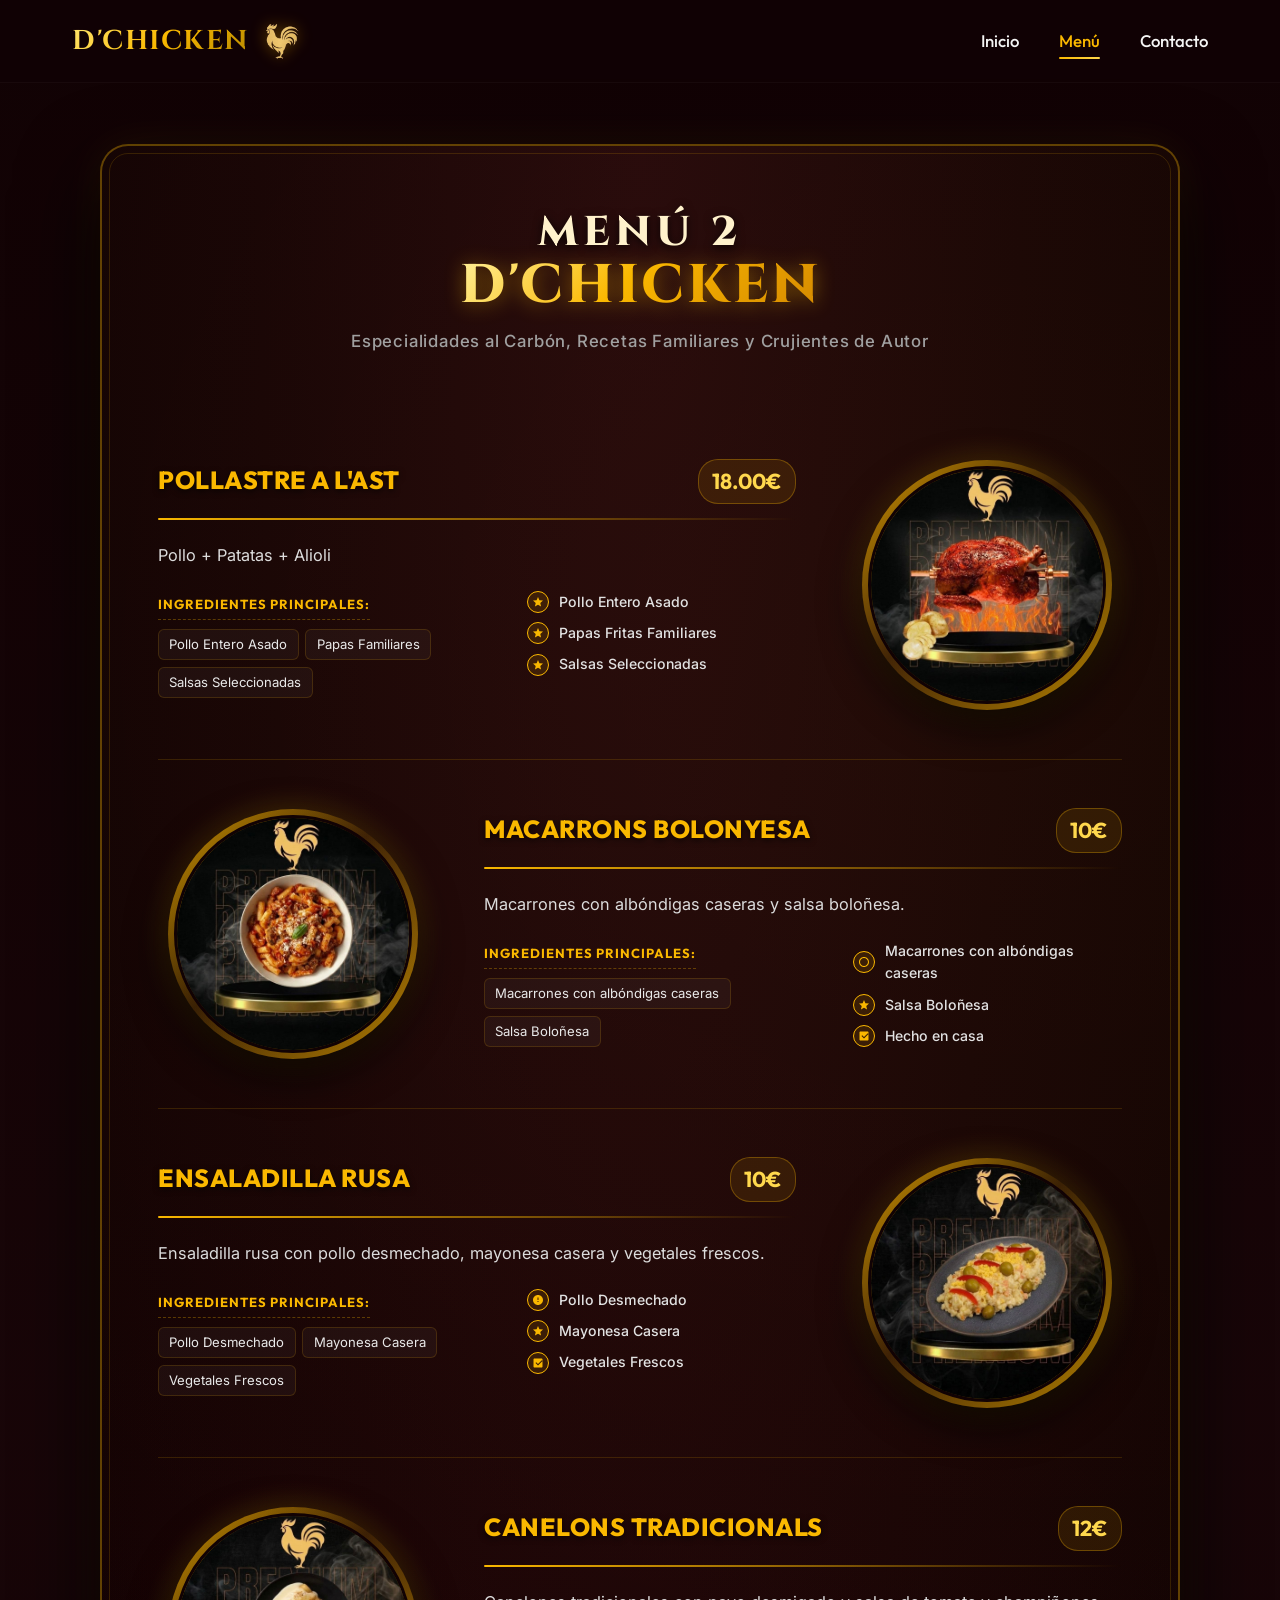
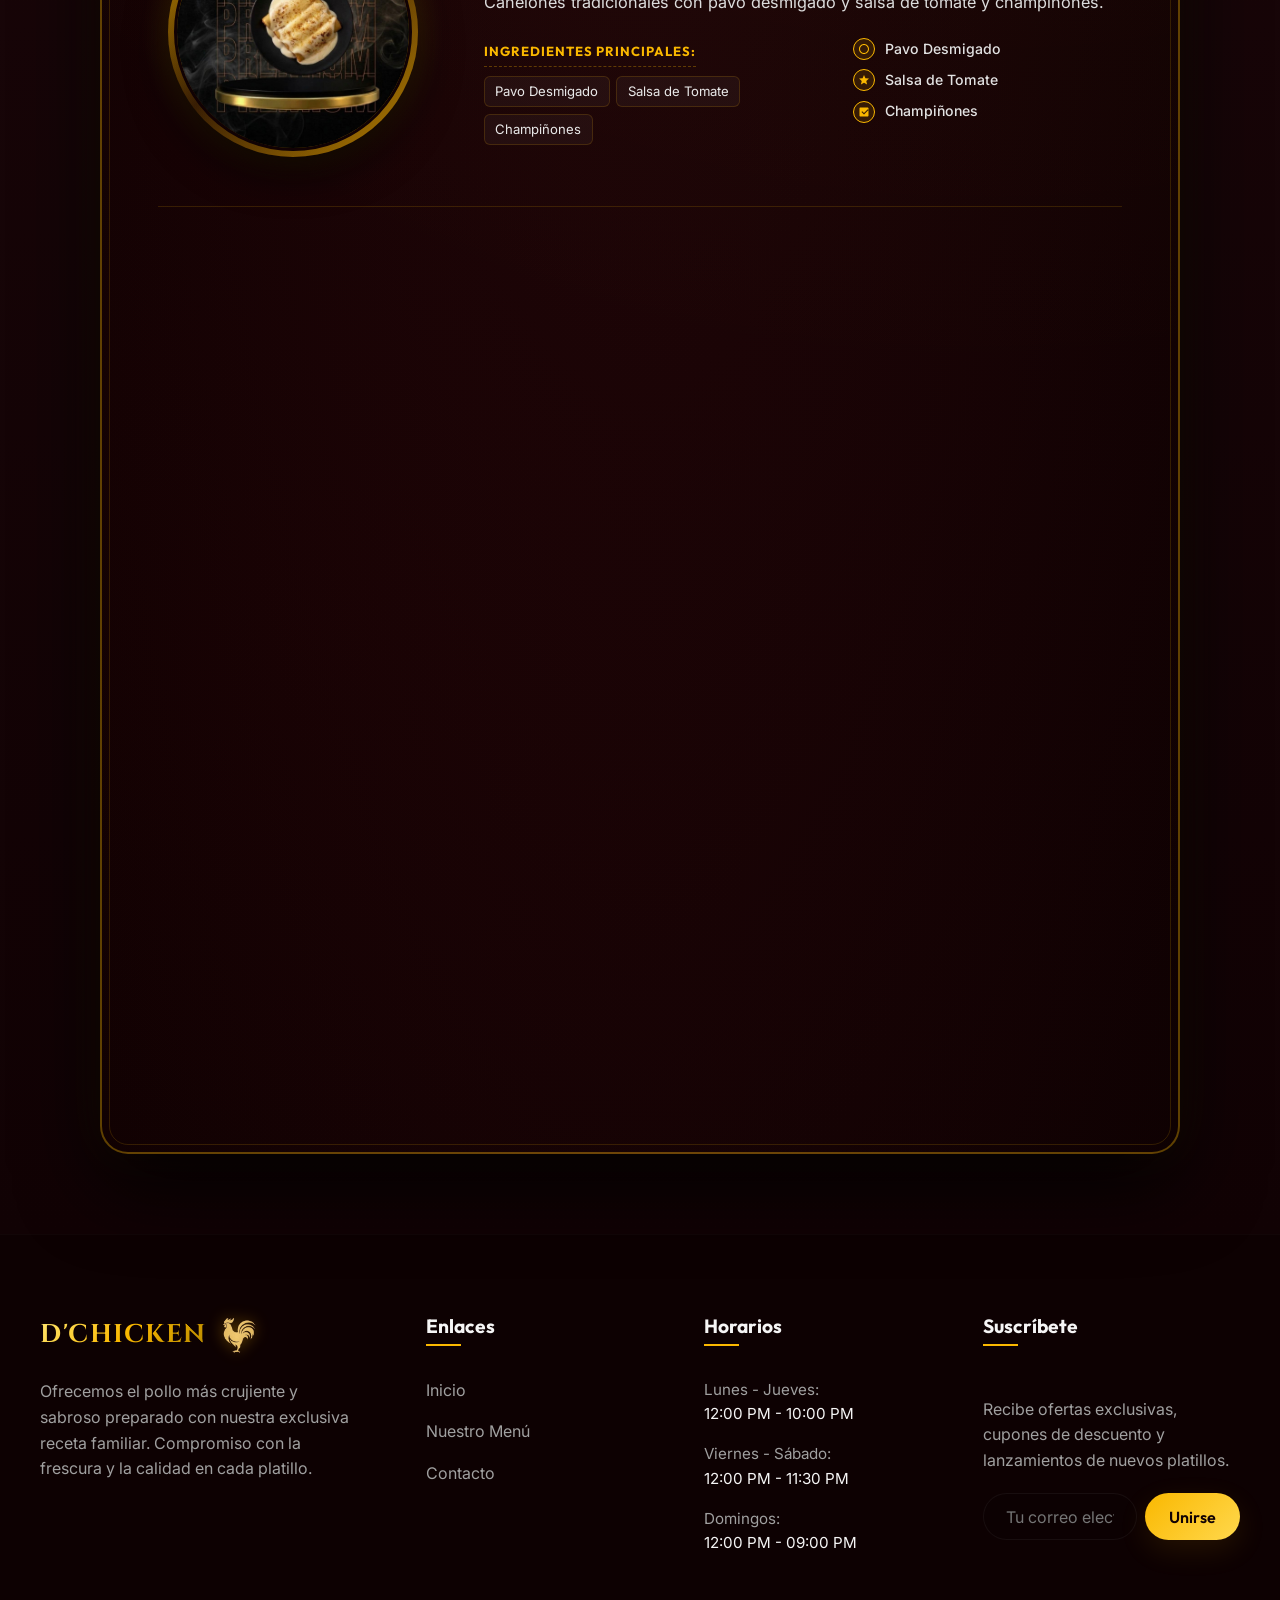
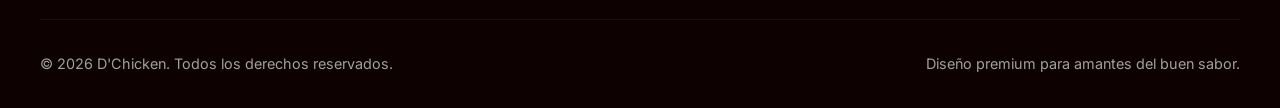
<file: menu2.html>
<!DOCTYPE html>
<html lang="es">

<head>
    <meta charset="UTF-8">
    <meta name="viewport" content="width=device-width, initial-scale=1.0">
    <title>Menú - D'Chicken | Delicias Crujientes y Asadas</title>
    <meta name="description"
        content="Explora nuestra carta: combos de pollo frito crujiente, jugoso pollo asado a las brasas, hamburguesas gourmet y alitas glaseadas. Ingredientes 100% frescos.">
    <link rel="stylesheet" href="css/style.css">
</head>

<body>

    <!-- HEADER -->
    <header>
        <div class="nav-container">
            <a href="index.html" class="logo" id="header-logo">
                <span class="logo-text">D'CHICKEN</span>
                <img src="images/logo.png" alt="Logo D'Chicken">
            </a>

            <nav>
                <ul class="nav-links" id="main-nav">
                    <li><a href="index.html" id="nav-home">Inicio</a></li>
                    <li><a href="menu.html" class="active" id="nav-menu">Menú</a></li>
                    <li><a href="contacto.html" id="nav-contact">Contacto</a></li>
                </ul>
            </nav>

            <div class="mobile-menu-btn" id="mobile-toggle" aria-label="Abrir menú de navegación">
                <span></span>
                <span></span>
                <span></span>
            </div>
        </div>
    </header>

    <!-- SECCIÓN CARTA DEL MENÚ -->
    <section class="carta-section">
        <div class="carta-container">

            <!-- TABLERO DE LA CARTA (ESTILO RESTAURANT BOARD) -->
            <div class="carta-board reveal">

                <!-- ENCABEZADO DE LA CARTA -->
                <div class="carta-header">
                    <div class="carta-title-group">
                        <span class="carta-title-top">MENÚ 2</span>
                        <div class="carta-title-bottom">
                            <span class="carta-brand">D'CHICKEN</span>
                            <!--<svg class="carta-chicken-icon" viewBox="0 0 24 24" fill="currentColor">
                <path d="M12 3c-.55 0-1 .45-1 1v1.07C8.74 5.56 7 7.58 7 10c0 1.66.81 3.13 2.05 4.07C8.42 14.57 8 15.48 8 16.5c0 1.93 1.57 3.5 3.5 3.5h1c1.93 0 3.5-1.57 3.5-3.5 0-1.02-.42-1.93-1.05-2.43C16.19 13.13 17 11.66 17 10c0-2.42-1.74-4.44-4-4.93V4c0-.55-.45-1-1-1zm-2 7a1 1 0 1 1 2 0 1 1 0 0 1-2 0zm4 0a1 1 0 1 1 2 0 1 1 0 0 1-2 0z"/>
              </svg>-->
                        </div>
                    </div>
                    <p class="carta-subtitle">Especialidades al Carbón, Recetas Familiares y Crujientes de Autor</p>
                </div>

                <!-- FILA 1: ALITAS BBQ AHUMADAS (Texto Izquierda, Plato Derecha) -->
                <div class="carta-row reveal" id="item-alitas-bbq">
                    <div class="carta-info">
                        <div class="carta-item-header">
                            <h3 class="carta-item-title">Pollastre a l'ast</h3>
                            <span class="carta-price">18.00€</span>
                        </div>
                        <div class="carta-gold-line"></div>
                        <p class="carta-desc">Pollo + Patatas + Alioli</p>

                        <div class="carta-details-grid">
                            <div class="carta-col-ingredients">
                                <div class="carta-section-label">INGREDIENTES PRINCIPALES:</div>
                                <div class="carta-tags-container">
                                    <span class="carta-tag">Pollo Entero Asado</span>
                                    <span class="carta-tag">Papas Familiares</span>
                                    <span class="carta-tag">Salsas Seleccionadas</span>
                                </div>
                            </div>
                            <div class="carta-col-highlights">
                                <ul class="carta-highlights-list">
                                    <li>
                                        <span class="carta-icon-bullet">
                                            <svg viewBox="0 0 24 24">
                                                <path
                                                    d="M12 17.27L18.18 21l-1.64-7.03L22 9.24l-7.19-.61L12 2 9.19 8.63 2 9.24l5.46 4.73L5.82 21z" />
                                            </svg>
                                        </span>
                                        <span>Pollo Entero Asado</span>
                                    </li>
                                    <li>
                                        <span class="carta-icon-bullet">
                                            <svg viewBox="0 0 24 24">
                                                <path
                                                    d="M12 17.27L18.18 21l-1.64-7.03L22 9.24l-7.19-.61L12 2 9.19 8.63 2 9.24l5.46 4.73L5.82 21z" />
                                            </svg>
                                        </span>
                                        <span>Papas Fritas Familiares</span>
                                    </li>
                                    <li>
                                        <span class="carta-icon-bullet">
                                            <svg viewBox="0 0 24 24">
                                                <path
                                                    d="M12 17.27L18.18 21l-1.64-7.03L22 9.24l-7.19-.61L12 2 9.19 8.63 2 9.24l5.46 4.73L5.82 21z" />
                                            </svg>
                                        </span>
                                        <span>Salsas Seleccionadas</span>
                                    </li>
                                </ul>
                            </div>
                            <!--<div class="carta-action-wrapper">
                                <button class="btn btn-primary carta-btn-order"
                                    onclick="alert('Añadido al carrito: Familiar D\'Chicken ($28.00)')">
                                    Añadir al Carrito
                                </button>
                            </div>-->
                        </div>
                    </div>

                    <div class="carta-plate-wrapper">
                        <div class="carta-plate">
                            <img src="images/menu_pollo.jpg" alt="Alitas BBQ y Pollo Familiar D'Chicken"
                                class="carta-plate-img">
                        </div>
                    </div>

                </div>

                <!-- FILA 2: FAMILIAR D'CHICKEN (Plato Izquierda, Texto Derecha) -->
                <div class="carta-row reverse reveal" id="item-familiar-dchicken">
                    <div class="carta-plate-wrapper">
                        <div class="carta-plate">
                            <img src="images/menu_macarrons.jpg" alt="Familiar D'Chicken a la brasa"
                                class="carta-plate-img">
                        </div>
                    </div>

                    <div class="carta-info">
                        <div class="carta-item-header">
                            <h3 class="carta-item-title">MACARRONS BOLONYESA</h3>
                            <span class="carta-price">10€</span>
                        </div>
                        <div class="carta-gold-line"></div>
                        <p class="carta-desc">Macarrones con albóndigas caseras y salsa boloñesa.</p>

                        <div class="carta-details-grid">
                            <div class="carta-col-ingredients">
                                <div class="carta-section-label">INGREDIENTES PRINCIPALES:</div>
                                <div class="carta-tags-container">
                                    <span class="carta-tag">Macarrones con albóndigas caseras</span>
                                    <span class="carta-tag">Salsa Boloñesa</span>
                                </div>
                            </div>
                            <div class="carta-col-highlights">
                                <ul class="carta-highlights-list">
                                    <li>
                                        <span class="carta-icon-bullet">
                                            <svg viewBox="0 0 24 24">
                                                <path
                                                    d="M12 2C6.48 2 2 6.48 2 12s4.48 10 10 10 10-4.48 10-10S17.52 2 12 2zm0 18c-4.41 0-8-3.59-8-8s3.59-8 8-8 8 3.59 8 8-3.59 8-8 8z" />
                                            </svg>
                                        </span>
                                        <span>Macarrones con albóndigas caseras</span>
                                    </li>
                                    <li>
                                        <span class="carta-icon-bullet">
                                            <svg viewBox="0 0 24 24">
                                                <path
                                                    d="M12 17.27L18.18 21l-1.64-7.03L22 9.24l-7.19-.61L12 2 9.19 8.63 2 9.24l5.46 4.73L5.82 21z" />
                                            </svg>
                                        </span>
                                        <span>Salsa Boloñesa</span>
                                    </li>
                                    <li>
                                        <span class="carta-icon-bullet">
                                            <svg viewBox="0 0 24 24">
                                                <path
                                                    d="M19 3H5c-1.1 0-2 .9-2 2v14c0 1.1.9 2 2 2h14c1.1 0 2-.9 2-2V5c0-1.1-.9-2-2-2zm-7 14l-5-5 1.41-1.41L12 14.17l7.59-7.59L21 8l-9 9z" />
                                            </svg>
                                        </span>
                                        <span>Hecho en casa</span>
                                    </li>
                                </ul>
                            </div>
                        </div>

                        <!--<div class="carta-action-wrapper">
                            <button class="btn btn-primary carta-btn-order"
                                onclick="alert('Añadido al carrito: Familiar D\'Chicken ($28.00)')">
                                Añadir al Carrito
                            </button>
                        </div>-->
                    </div>
                </div>

                <!-- FILA 3: POLLO BROASTER / A LA BRASA (Texto Izquierda, Plato Derecha) -->
                <div class="carta-row reveal" id="item-pollo-broaster">
                    <div class="carta-info">
                        <div class="carta-item-header">
                            <h3 class="carta-item-title">ENSALADILLA RUSA</h3>
                            <span class="carta-price">10€</span>
                        </div>
                        <div class="carta-gold-line"></div>
                        <p class="carta-desc">Ensaladilla rusa con pollo desmechado, mayonesa casera y vegetales
                            frescos.</p>

                        <div class="carta-details-grid">
                            <div class="carta-col-ingredients">
                                <div class="carta-section-label">INGREDIENTES PRINCIPALES:</div>
                                <div class="carta-tags-container">
                                    <span class="carta-tag">Pollo Desmechado</span>
                                    <span class="carta-tag">Mayonesa Casera</span>
                                    <span class="carta-tag">Vegetales Frescos</span>
                                </div>
                            </div>
                            <div class="carta-col-highlights">
                                <ul class="carta-highlights-list">
                                    <li>
                                        <span class="carta-icon-bullet">
                                            <svg viewBox="0 0 24 24">
                                                <path
                                                    d="M12 2C6.48 2 2 6.48 2 12s4.48 10 10 10 10-4.48 10-10S17.52 2 12 2zm1 14h-2v-2h2v2zm0-4h-2V7h2v5z" />
                                            </svg>
                                        </span>
                                        <span>Pollo Desmechado</span>
                                    </li>
                                    <li>
                                        <span class="carta-icon-bullet">
                                            <svg viewBox="0 0 24 24">
                                                <path
                                                    d="M12 17.27L18.18 21l-1.64-7.03L22 9.24l-7.19-.61L12 2 9.19 8.63 2 9.24l5.46 4.73L5.82 21z" />
                                            </svg>
                                        </span>
                                        <span>Mayonesa Casera</span>
                                    </li>
                                    <li>
                                        <span class="carta-icon-bullet">
                                            <svg viewBox="0 0 24 24">
                                                <path
                                                    d="M19 3H5c-1.1 0-2 .9-2 2v14c0 1.1.9 2 2 2h14c1.1 0 2-.9 2-2V5c0-1.1-.9-2-2-2zm-7 14l-5-5 1.41-1.41L12 14.17l7.59-7.59L21 8l-9 9z" />
                                            </svg>
                                        </span>
                                        <span>Vegetales Frescos</span>
                                    </li>
                                </ul>
                            </div>
                        </div>
                    </div>

                    <div class="carta-plate-wrapper">
                        <div class="carta-plate">
                            <img src="images/menu_ensaladilla.jpg" alt="Pollo Broaster Tradicional"
                                class="carta-plate-img">
                        </div>
                    </div>
                </div>

                <!-- FILA 4: D'CHICKENS BURGER (Plato Izquierda, Texto Derecha) -->
                <div class="carta-row reverse reveal" id="item-dchickens-burger">
                    <div class="carta-plate-wrapper">
                        <div class="carta-plate">
                            <img src="images/menu_canelons.jpg" alt="Hamburguesa D'Chickens Burger"
                                class="carta-plate-img">
                        </div>
                    </div>

                    <div class="carta-info">
                        <div class="carta-item-header">
                            <h3 class="carta-item-title">CANELONS TRADICIONALS</h3>
                            <span class="carta-price">12€</span>
                        </div>
                        <div class="carta-gold-line"></div>
                        <p class="carta-desc">Canelones tradicionales con pavo desmigado y salsa de tomate y
                            champiñones.</p>

                        <div class="carta-details-grid">
                            <div class="carta-col-ingredients">
                                <div class="carta-section-label">INGREDIENTES PRINCIPALES:</div>
                                <div class="carta-tags-container">
                                    <span class="carta-tag">Pavo Desmigado</span>
                                    <span class="carta-tag">Salsa de Tomate</span>
                                    <span class="carta-tag">Champiñones</span>
                                </div>
                            </div>
                            <div class="carta-col-highlights">
                                <ul class="carta-highlights-list">
                                    <li>
                                        <span class="carta-icon-bullet">
                                            <svg viewBox="0 0 24 24">
                                                <path
                                                    d="M12 2C6.48 2 2 6.48 2 12s4.48 10 10 10 10-4.48 10-10S17.52 2 12 2zm0 18c-4.41 0-8-3.59-8-8s3.59-8 8-8 8 3.59 8 8-3.59 8-8 8z" />
                                            </svg>
                                        </span>
                                        <span>Pavo Desmigado</span>
                                    </li>
                                    <li>
                                        <span class="carta-icon-bullet">
                                            <svg viewBox="0 0 24 24">
                                                <path
                                                    d="M12 17.27L18.18 21l-1.64-7.03L22 9.24l-7.19-.61L12 2 9.19 8.63 2 9.24l5.46 4.73L5.82 21z" />
                                            </svg>
                                        </span>
                                        <span>Salsa de Tomate</span>
                                    </li>
                                    <li>
                                        <span class="carta-icon-bullet">
                                            <svg viewBox="0 0 24 24">
                                                <path
                                                    d="M19 3H5c-1.1 0-2 .9-2 2v14c0 1.1.9 2 2 2h14c1.1 0 2-.9 2-2V5c0-1.1-.9-2-2-2zm-7 14l-5-5 1.41-1.41L12 14.17l7.59-7.59L21 8l-9 9z" />
                                            </svg>
                                        </span>
                                        <span>Champiñones</span>
                                    </li>
                                </ul>
                            </div>
                        </div>
                    </div>
                </div>

                <!-- FILA 5 opcion1: D'CHICKENS BURGER (Plato Izquierda, Texto Derecha) -->
                <div class="carta-row reverse reveal" id="item-dchickens-burger">
                    <!-- Columna Izquierda: TIRAS DE POLLO -->
                    <div class="carta-bottom-col">
                        <div class="carta-item-header">
                            <h3 class="carta-item-title">TIRAS DE POLLO</h3>
                            <span class="carta-price">$11.90</span>
                        </div>
                        <div class="carta-gold-line"></div>
                        <p class="carta-desc">Fajitas de pollo empanizadas extra crujientes acompañadas con salsa honey
                            mustard y
                            papas rústicas.</p>

                        <div class="carta-col-ingredients">
                            <div class="carta-section-label">INGREDIENTES PRINCIPALES:</div>
                            <div class="carta-tags-container">
                                <span class="carta-tag">Fajitas de Pollo</span>
                                <span class="carta-tag">Pan Rallado &amp; Especias</span>
                                <span class="carta-tag">Salsa Honey Mustard</span>
                            </div>
                        </div>
                    </div>

                    <!-- Columna Derecha: PECHUGA A LA PLANCHA / ALITAS BUFFALO -->
                    <div class="carta-bottom-col with-side-plate">
                        <div class="carta-bottom-col-content">
                            <div class="carta-item-header">
                                <h3 class="carta-item-title">PECHUGA A LA PLANCHA</h3>
                                <span class="carta-price">$9.80</span>
                            </div>
                            <div class="carta-gold-line"></div>
                            <p class="carta-desc">Pechuga de pollo a la plancha dorada con vegetales frescos salteados
                                al vapor y
                                aderezo ligero.</p>

                            <div class="carta-col-ingredients">
                                <div class="carta-section-label">INGREDIENTES PRINCIPALES:</div>
                                <div class="carta-tags-container">
                                    <span class="carta-tag">Pechuga de Pollo</span>
                                    <span class="carta-tag">Vegetales al Vapor</span>
                                    <span class="carta-tag">Aceite de Oliva</span>
                                </div>
                            </div>
                        </div>

                        <div class="carta-mini-plate">
                            <img src="images/menu_crispy.png" alt="Pechuga a la plancha y vegetales"
                                class="carta-mini-plate-img">
                        </div>
                    </div>
                </div>
                <!-- FILA 5: SECCIÓN INFERIOR DOBLE COLUMNA (TIRAS DE POLLO & PECHUGA / ALITAS BUFFALO) -->
                <div class="carta-bottom-grid reveal">

                    <!-- Columna Izquierda: TIRAS DE POLLO -->
                    <div class="carta-bottom-col">
                        <div class="carta-item-header">
                            <h3 class="carta-item-title">TIRAS DE POLLO</h3>
                            <span class="carta-price">$11.90</span>
                        </div>
                        <div class="carta-gold-line"></div>
                        <p class="carta-desc">Fajitas de pollo empanizadas extra crujientes acompañadas con salsa honey
                            mustard y
                            papas rústicas.</p>

                        <div class="carta-col-ingredients">
                            <div class="carta-section-label">INGREDIENTES PRINCIPALES:</div>
                            <div class="carta-tags-container">
                                <span class="carta-tag">Fajitas de Pollo</span>
                                <span class="carta-tag">Pan Rallado &amp; Especias</span>
                                <span class="carta-tag">Salsa Honey Mustard</span>
                            </div>
                        </div>

                        <!--<div class="carta-action-wrapper" style="margin-top: 1.5rem;">
                            <button class="btn btn-primary carta-btn-order"
                                onclick="alert('Añadido al carrito: Tiras de Pollo ($11.90)')">
                                Añadir al Carrito
                            </button>
                        </div>-->
                    </div>

                    <!-- Columna Derecha: PECHUGA A LA PLANCHA / ALITAS BUFFALO -->
                    <div class="carta-bottom-col with-side-plate">
                        <div class="carta-bottom-col-content">
                            <div class="carta-item-header">
                                <h3 class="carta-item-title">PECHUGA A LA PLANCHA</h3>
                                <span class="carta-price">$9.80</span>
                            </div>
                            <div class="carta-gold-line"></div>
                            <p class="carta-desc">Pechuga de pollo a la plancha dorada con vegetales frescos salteados
                                al vapor y
                                aderezo ligero.</p>

                            <div class="carta-col-ingredients">
                                <div class="carta-section-label">INGREDIENTES PRINCIPALES:</div>
                                <div class="carta-tags-container">
                                    <span class="carta-tag">Pechuga de Pollo</span>
                                    <span class="carta-tag">Vegetales al Vapor</span>
                                    <span class="carta-tag">Aceite de Oliva</span>
                                </div>
                            </div>

                            <!--<div class="carta-action-wrapper" style="margin-top: 1.5rem;">
                                <button class="btn btn-primary carta-btn-order"
                                    onclick="alert('Añadido al carrito: Pechuga a la Plancha ($9.80)')">
                                    Añadir al Carrito
                                </button>
                            </div>-->
                        </div>

                        <div class="carta-mini-plate">
                            <img src="images/menu_crispy.png" alt="Pechuga a la plancha y vegetales"
                                class="carta-mini-plate-img">
                        </div>
                    </div>

                </div>

            </div>
        </div>
    </section>

    <!-- FOOTER -->
    <footer>
        <div class="footer-container">
            <div class="footer-brand">
                <a href="index.html" class="logo" style="font-size: 1.6rem;">
                    <span class="logo-text">D'CHICKEN</span>
                    <img src="images/logo.png" alt="Logo D'Chicken">
                </a>
                <p>Ofrecemos el pollo más crujiente y sabroso preparado con nuestra exclusiva receta familiar.
                    Compromiso con la
                    frescura y la calidad en cada platillo.</p>
            </div>

            <div class="footer-col">
                <h4>Enlaces</h4>
                <ul>
                    <li><a href="index.html">Inicio</a></li>
                    <li><a href="menu.html">Nuestro Menú</a></li>
                    <li><a href="contacto.html">Contacto</a></li>
                </ul>
            </div>

            <div class="footer-col">
                <h4>Horarios</h4>
                <ul style="color: var(--text-muted); font-size: 0.95rem;">
                    <li>Lunes - Jueves:<br><span style="color: var(--text-light)">12:00 PM - 10:00 PM</span></li>
                    <li>Viernes - Sábado:<br><span style="color: var(--text-light)">12:00 PM - 11:30 PM</span></li>
                    <li>Domingos:<br><span style="color: var(--text-light)">12:00 PM - 09:00 PM</span></li>
                </ul>
            </div>

            <div class="footer-col footer-newsletter">
                <h4>Suscríbete</h4>
                <p>Recibe ofertas exclusivas, cupones de descuento y lanzamientos de nuevos platillos.</p>
                <form class="newsletter-form"
                    onsubmit="event.preventDefault(); alert('¡Gracias por suscribirte!'); this.reset();">
                    <input type="email" placeholder="Tu correo electrónico" class="form-control" required
                        aria-label="Correo electrónico para boletín">
                    <button type="submit" class="btn btn-primary" style="padding: 0 1.5rem;">Unirse</button>
                </form>
            </div>
        </div>

        <div class="footer-bottom">
            <p>&copy; 2026 D'Chicken. Todos los derechos reservados.</p>
            <p>Diseño premium para amantes del buen sabor.</p>
        </div>
    </footer>

    <script src="js/main.js"></script>
</body>

</html>
</file>
<file: css/style.css>
@import url('https://fonts.googleapis.com/css2?family=Caveat:wght@600;700&family=Cinzel:wght@600;700;800&family=Dancing+Script:wght@600;700&family=Inter:wght@300;400;500;600&family=Outfit:wght@400;500;600;700;800&display=swap');


/* VARIABLES & DESIGN SYSTEM */
:root {
  --primary: #FAB800;
  /* Dorado brillante de la imagen */
  --primary-rgb: 250, 184, 0;
  --accent: #FFD84D;
  /* Amarillo brillante */
  --accent-rgb: 255, 216, 77;
  --bg-dark: #110204;
  /* Fondo negro-rojizo muy oscuro */
  --bg-card: #1b070a;
  /* Tarjetas ligeramente más claras */
  --bg-input: #0c0102;
  /* Inputs extra oscuros */
  --text-light: #F5F5F5;
  /* Blanco humo */
  --text-muted: #A0A0A0;
  /* Gris claro */
  --border: rgba(250, 184, 0, 0.15);
  --border-focus: rgba(250, 184, 0, 0.5);
  --font-title: 'Outfit', sans-serif;
  --font-body: 'Inter', sans-serif;
  --transition-smooth: all 0.5s cubic-bezier(0.16, 1, 0.3, 1);
  --shadow-glow: 0 10px 30px rgba(250, 184, 0, 0.1);
  --shadow-card: 0 20px 40px rgba(0, 0, 0, 0.75);
}

/* RESET & BASE STYLES */
*,
*::before,
*::after {
  box-sizing: border-box;
  margin: 0;
  padding: 0;
}

html {
  scroll-behavior: smooth;
  font-size: 16px;
  background-color: var(--bg-dark);
  background-image:
    radial-gradient(circle at 10% 20%, rgba(250, 184, 0, 0.03) 0%, transparent 40%),
    radial-gradient(circle at 90% 80%, rgba(224, 8, 8, 0.03) 0%, transparent 45%),
    radial-gradient(circle at 50% 50%, rgba(0, 0, 0, 0.4) 0%, transparent 100%);
  background-attachment: fixed;
  color: var(--text-light);
  font-family: var(--font-body);
  overflow-x: hidden;
}

body {
  min-height: 100vh;
  display: flex;
  flex-direction: column;
  line-height: 1.6;
  -webkit-font-smoothing: antialiased;
}

a {
  text-decoration: none;
  color: inherit;
  transition: var(--transition-smooth);
}

img {
  max-width: 100%;
  height: auto;
  display: block;
  object-fit: cover;
}

button,
input,
textarea {
  font-family: inherit;
  font-size: inherit;
  background: none;
  border: none;
  color: inherit;
}

/* SCROLLBAR */
::-webkit-scrollbar {
  width: 10px;
}

::-webkit-scrollbar-track {
  background: var(--bg-dark);
}

::-webkit-scrollbar-thumb {
  background: #3f1014;
  border-radius: 5px;
  border: 2px solid var(--bg-dark);
}

::-webkit-scrollbar-thumb:hover {
  background: var(--primary);
}

/* TYPOGRAPHY UTILITIES */
h1,
h2,
h3,
h4 {
  font-family: var(--font-title);
  font-weight: 700;
  line-height: 1.2;
}

h1 {
  font-size: clamp(2.5rem, 6vw, 4.5rem);
}

h2 {
  font-size: clamp(2rem, 4vw, 3rem);
  font-weight: 800;
}

h3 {
  font-size: clamp(1.3rem, 2.5vw, 1.8rem);
}

.text-gradient {
  background: linear-gradient(135deg, var(--text-light) 30%, var(--primary) 70%, var(--accent) 100%);
  -webkit-background-clip: text;
  -webkit-text-fill-color: transparent;
  background-clip: text;
}

.text-highlight {
  color: var(--primary);
  background: linear-gradient(120deg, rgba(250, 184, 0, 0.15) 0%, rgba(250, 184, 0, 0) 100%);
  padding: 0.2rem 0.6rem;
  border-radius: 4px;
  border-left: 3px solid var(--primary);
}

/* HEADER & NAVIGATION */
header {
  position: fixed;
  top: 0;
  left: 0;
  width: 100%;
  z-index: 1000;
  background: rgba(17, 2, 4, 0.75);
  /*backdrop-filter: blur(12px);
  -webkit-backdrop-filter: blur(12px);*/
  border-bottom: 1px solid rgba(255, 255, 255, 0.03);
  transition: var(--transition-smooth);
}

header.scrolled {
  background: rgba(27, 7, 10, 0.95);
  padding: 0.5rem 0;
  border-bottom: 1px solid var(--border);
  box-shadow: 0 10px 30px rgba(0, 0, 0, 0.4);
}

.nav-container {
  max-width: 1200px;
  margin: 0 auto;
  padding: 1.2rem 2rem;
  display: flex;
  justify-content: space-between;
  align-items: center;
}

.logo {
  font-family: 'Cinzel', serif;
  font-size: 1.7rem;
  font-weight: 700;
  letter-spacing: 1.5px;
  display: flex;
  align-items: center;
  gap: 0.8rem;
}

.logo-text {
  background: linear-gradient(135deg, #FFE875 0%, #FAB800 50%, #B38600 100%);
  -webkit-background-clip: text;
  -webkit-text-fill-color: transparent;
  background-clip: text;
  color: var(--primary);
  /* Fallback */
}

.logo svg,
.logo img {
  width: 38px;
  height: 38px;
  object-fit: contain;
  filter: drop-shadow(0 0 8px rgba(250, 184, 0, 0.4));
  animation: flameGlow 2s infinite ease-in-out alternate;
}

.nav-links {
  display: flex;
  gap: 2.5rem;
  list-style: none;
  align-items: center;
}

.nav-links a {
  font-family: var(--font-title);
  font-weight: 500;
  position: relative;
  padding: 0.5rem 0;
  font-size: 1.05rem;
}

.nav-links a::after {
  content: '';
  position: absolute;
  bottom: 0;
  left: 0;
  width: 0;
  height: 2px;
  background: linear-gradient(90deg, var(--primary), var(--accent));
  transition: var(--transition-smooth);
  border-radius: 2px;
}

.nav-links a:hover {
  color: var(--primary);
}

.nav-links a:hover::after,
.nav-links a.active::after {
  width: 100%;
}

.nav-links a.active {
  color: var(--primary);
}


/* MOBILE MENU BUTTON */
.mobile-menu-btn {
  display: none;
  flex-direction: column;
  justify-content: space-between;
  width: 30px;
  height: 20px;
  cursor: pointer;
  z-index: 1100;
}

.mobile-menu-btn span {
  display: block;
  height: 3px;
  width: 100%;
  background-color: var(--text-light);
  border-radius: 3px;
  transition: var(--transition-smooth);
  transform-origin: left center;
}

/* BUTTONS */
.btn {
  display: inline-flex;
  align-items: center;
  justify-content: center;
  padding: 1rem 2rem;
  border-radius: 50px;
  font-family: var(--font-title);
  font-weight: 600;
  cursor: pointer;
  transition: var(--transition-smooth);
  gap: 0.5rem;
}

.btn-primary {
  background: linear-gradient(135deg, var(--primary), var(--accent));
  color: #110204;
  box-shadow: var(--shadow-glow);
}

.btn-primary:hover {
  transform: translateY(-3px);
  box-shadow: 0 15px 35px rgba(250, 184, 0, 0.4);
}

.btn-secondary {
  border: 1px solid rgba(255, 255, 255, 0.05);
  color: var(--text-light);
  background: #162a5c;
  box-shadow: 0 4px 15px rgba(22, 42, 92, 0.3);
}

.btn-secondary:hover {
  border-color: #1e387a;
  background: #1e387a;
  transform: translateY(-3px);
  box-shadow: 0 8px 25px rgba(22, 42, 92, 0.5);
}

/* HERO SECTION */
.hero {
  padding: 10rem 2rem 6rem;
  min-height: 100vh;
  display: flex;
  align-items: center;
  position: relative;
  overflow: hidden;
}

.hero-bg {
  position: absolute;
  top: 0;
  left: 0;
  width: 100%;
  height: 100%;
  z-index: 1;
  pointer-events: none;
}

.hero-bg::before {
  content: '';
  position: absolute;
  top: 20%;
  right: 10%;
  width: 400px;
  height: 400px;
  background: radial-gradient(circle, rgba(250, 184, 0, 0.12) 0%, rgba(224, 8, 8, 0.04) 50%, rgba(0, 0, 0, 0) 100%);
  filter: blur(50px);
}

.hero-container {
  max-width: 1200px;
  margin: 0 auto;
  width: 100%;
  display: grid;
  grid-template-columns: 1.2fr 1fr;
  gap: 4rem;
  align-items: center;
  position: relative;
  z-index: 2;
}

.hero-content {
  display: flex;
  flex-direction: column;
  gap: 1.8rem;
}

.hero-badge {
  align-self: flex-start;
  background: rgba(249, 115, 22, 0.1);
  border: 1px solid var(--border);
  color: var(--primary);
  padding: 0.5rem 1.2rem;
  border-radius: 50px;
  font-family: var(--font-title);
  font-weight: 600;
  font-size: 0.9rem;
  letter-spacing: 1px;
  text-transform: uppercase;
}

.hero-buttons {
  display: flex;
  gap: 1.2rem;
  margin-top: 1rem;
}

.hero-image-wrapper {
  position: relative;
  border-radius: 30px;
  padding: 10px;
  background: linear-gradient(135deg, rgba(249, 115, 22, 0.2), rgba(0, 0, 0, 0));
}

.hero-img {
  border-radius: 20px;
  width: 100%;
  height: 500px;
  object-fit: cover;
  box-shadow: var(--shadow-card);
  animation: floatImage 6s ease-in-out infinite;
}

/* SECTION GLOBAL STYLES */
section {
  padding: 7rem 2rem;
  position: relative;
  z-index: 2;
}

.section-header {
  text-align: center;
  max-width: 700px;
  margin: 0 auto 5rem;
  display: flex;
  flex-direction: column;
  gap: 1rem;
}

.section-header p {
  color: var(--text-muted);
  font-size: 1.1rem;
}

/* CARDS & CONTAINERS */
.grid-3 {
  display: grid;
  grid-template-columns: repeat(auto-fit, minmax(300px, 1fr));
  gap: 2.5rem;
  max-width: 1200px;
  margin: 0 auto;
}

/* ESSENCE SECTION (Home Page) */
.essence-container {
  max-width: 1200px;
  margin: 0 auto;
  display: grid;
  grid-template-columns: 1fr 1.2fr;
  gap: 5rem;
  align-items: center;
}

.essence-img-grid {
  position: relative;
}

.essence-img {
  border-radius: 24px;
  box-shadow: var(--shadow-card);
  border: 1px solid rgba(255, 255, 255, 0.05);
  transform: rotate(-2deg);
  transition: var(--transition-smooth);
}

.essence-img:hover {
  transform: rotate(0deg) scale(1.02);
}

.essence-badge {
  position: absolute;
  bottom: -20px;
  right: -20px;
  background: var(--bg-card);
  border: 1px solid var(--border);
  padding: 1.5rem;
  border-radius: 20px;
  box-shadow: var(--shadow-card);
  text-align: center;
  animation: floatImage 5s ease-in-out infinite alternate;
}

.essence-badge .number {
  font-family: var(--font-title);
  font-size: 2.5rem;
  font-weight: 800;
  color: var(--primary);
  display: block;
  line-height: 1;
}

.essence-badge .label {
  font-size: 0.85rem;
  color: var(--text-muted);
  font-weight: 500;
  text-transform: uppercase;
}

.essence-content {
  display: flex;
  flex-direction: column;
  gap: 1.8rem;
}

.stats-grid {
  display: grid;
  grid-template-columns: repeat(2, 1fr);
  gap: 2rem;
  margin-top: 1rem;
}

.stat-item {
  border-left: 3px solid var(--primary);
  padding-left: 1.2rem;
}

.stat-num {
  font-family: var(--font-title);
  font-size: 2.2rem;
  font-weight: 700;
  color: var(--text-light);
}

.stat-label {
  font-size: 0.9rem;
  color: var(--text-muted);
}

/* OFFERS SECTION (Home Page) */
.card-offer {
  background: var(--bg-card);
  border: 1px solid var(--border);
  padding: 3rem 2rem;
  border-radius: 24px;
  transition: var(--transition-smooth);
  position: relative;
  overflow: hidden;
  box-shadow: var(--shadow-card);
}

.card-offer::before {
  content: '';
  position: absolute;
  top: 0;
  left: 0;
  width: 100%;
  height: 4px;
  background: linear-gradient(90deg, var(--primary), var(--accent));
  opacity: 0;
  transition: var(--transition-smooth);
}

.card-offer:hover {
  transform: translateY(-10px);
  border-color: rgba(250, 184, 0, 0.4);
  box-shadow: 0 30px 60px rgba(0, 0, 0, 0.7), 0 0 40px rgba(250, 184, 0, 0.05);
}

.card-offer:hover::before {
  opacity: 1;
}

.offer-icon-wrapper {
  background: rgba(250, 184, 0, 0.08);
  width: 70px;
  height: 70px;
  border-radius: 20px;
  display: flex;
  align-items: center;
  justify-content: center;
  margin-bottom: 2rem;
  border: 1px solid rgba(250, 184, 0, 0.1);
  color: var(--primary);
}

.offer-icon-wrapper svg {
  width: 32px;
  height: 32px;
}

.card-offer h3 {
  margin-bottom: 1rem;
}

.card-offer p {
  color: var(--text-muted);
}

/* ===================================================
   CARTA D'CHICKEN - RESTAURANT BOARD STYLES
   =================================================== */
.carta-section {
  padding: 9rem 1.5rem 5rem;
  background: linear-gradient(180deg, rgba(17, 2, 4, 1) 0%, rgba(27, 7, 10, 0.7) 50%, rgba(17, 2, 4, 1) 100%);
  position: relative;
}

.carta-container {
  max-width: 1080px;
  margin: 0 auto;
}

/* TABLERO DE LA CARTA (CHALKBOARD / SLATE GASTRONÓMICO) */
.carta-board {
  background: radial-gradient(ellipse at 50% 0%, #25080c 0%, #170406 50%, #0d0102 100%);
  border: 2px solid rgba(250, 184, 0, 0.35);
  border-radius: 28px;
  padding: 4rem 3.5rem;
  box-shadow: 0 30px 80px rgba(0, 0, 0, 0.95), 0 0 45px rgba(250, 184, 0, 0.08);
  position: relative;
  overflow: hidden;
  outline: 1px solid rgba(250, 184, 0, 0.15);
  outline-offset: -10px;
}

.carta-board::before {
  content: '';
  position: absolute;
  top: 0;
  left: 0;
  width: 100%;
  height: 100%;
  background: radial-gradient(circle at 80% 20%, rgba(250, 184, 0, 0.04) 0%, transparent 60%),
    radial-gradient(circle at 20% 80%, rgba(224, 8, 8, 0.03) 0%, transparent 60%);
  pointer-events: none;
}

/* ENCABEZADO DE LA CARTA */
.carta-header {
  text-align: center;
  margin-bottom: 3.5rem;
  position: relative;
  z-index: 2;
}

.carta-title-group {
  display: flex;
  flex-direction: column;
  align-items: center;
  justify-content: center;
  line-height: 1.1;
  margin-bottom: 0.8rem;
}

.carta-title-top {
  font-family: 'Cinzel', serif;
  font-size: 2.6rem;
  font-weight: 800;
  letter-spacing: 5px;
  color: #FFF2CC;
  text-shadow: 0 2px 10px rgba(0, 0, 0, 0.8);
}

.carta-title-bottom {
  display: inline-flex;
  align-items: center;
  gap: 0.8rem;
}

.carta-brand {
  font-family: 'Cinzel', serif;
  font-size: 3.4rem;
  font-weight: 800;
  letter-spacing: 3px;
  background: linear-gradient(135deg, #FFF099 0%, #FAB800 45%, #D48800 100%);
  -webkit-background-clip: text;
  -webkit-text-fill-color: transparent;
  background-clip: text;
  color: var(--primary);
  filter: drop-shadow(0 2px 10px rgba(250, 184, 0, 0.45));
}

.carta-chicken-icon {
  width: 38px;
  height: 38px;
  fill: var(--primary);
  filter: drop-shadow(0 0 12px rgba(250, 184, 0, 0.7));
  animation: flameGlow 2.5s infinite ease-in-out alternate;
}

.carta-subtitle {
  color: var(--text-muted);
  font-size: 1.05rem;
  font-weight: 500;
  letter-spacing: 0.8px;
  max-width: 650px;
  margin: 0.5rem auto 0;
}

/* FILAS DE LA CARTA (ALTERNADAS) */
.carta-row {
  display: grid;
  grid-template-columns: 1fr 270px;
  gap: 3.5rem;
  align-items: center;
  padding: 3rem 0;
  border-bottom: 1px solid rgba(250, 184, 0, 0.15);
  position: relative;
  z-index: 2;
  transition: var(--transition-smooth);
}

.carta-row.reverse {
  grid-template-columns: 270px 1fr;
}

.carta-row:hover {
  border-color: rgba(250, 184, 0, 0.35);
}

/* PLATOS CIRCULARES (CIRCULAR PLATES) */
.carta-plate-wrapper {
  display: flex;
  justify-content: center;
  align-items: center;
}

.carta-plate {
  width: 250px;
  height: 250px;
  border-radius: 50%;
  padding: 6px;
  background: linear-gradient(135deg, rgba(250, 184, 0, 0.8), rgba(250, 184, 0, 0.15) 45%, rgba(250, 184, 0, 0.7));
  box-shadow: 0 15px 40px rgba(0, 0, 0, 0.85), 0 0 30px rgba(250, 184, 0, 0.25);
  position: relative;
  display: flex;
  align-items: center;
  justify-content: center;
  transition: var(--transition-smooth);
  cursor: pointer;
}

.carta-plate-img {
  width: 100%;
  height: 100%;
  border-radius: 50%;
  object-fit: cover;
  border: 3px solid #110204;
  transition: transform 0.7s cubic-bezier(0.16, 1, 0.3, 1);
}

.carta-plate:hover {
  transform: scale(1.05);
  box-shadow: 0 20px 50px rgba(0, 0, 0, 0.9), 0 0 45px rgba(250, 184, 0, 0.45);
}

.carta-plate:hover .carta-plate-img {
  transform: scale(1.1) rotate(4deg);
}

/* INFORMACIÓN DEL PLATILLO */
.carta-info {
  display: flex;
  flex-direction: column;
  gap: 0.6rem;
}

.carta-item-header {
  display: flex;
  justify-content: space-between;
  align-items: baseline;
  gap: 1rem;
  flex-wrap: wrap;
}

.carta-item-title {
  font-family: var(--font-title);
  font-size: 1.55rem;
  font-weight: 800;
  color: var(--primary);
  letter-spacing: 0.5px;
  text-transform: uppercase;
  text-shadow: 0 2px 6px rgba(0, 0, 0, 0.7);
}

.carta-price {
  font-family: var(--font-title);
  font-size: 1.35rem;
  font-weight: 700;
  color: var(--accent);
  background: rgba(250, 184, 0, 0.1);
  padding: 0.25rem 0.85rem;
  border-radius: 20px;
  border: 1px solid rgba(250, 184, 0, 0.3);
  white-space: nowrap;
}

.carta-gold-line {
  height: 2px;
  background: linear-gradient(90deg, #FAB800 0%, rgba(250, 184, 0, 0.25) 75%, transparent 100%);
  margin: 0.3rem 0 0.8rem;
  border-radius: 2px;
}

.carta-desc {
  color: #dcdcdc;
  font-size: 1.02rem;
  line-height: 1.6;
  margin-bottom: 0.8rem;
}

/* DETALLES: INGREDIENTES & DESTACADOS */
.carta-details-grid {
  display: grid;
  grid-template-columns: 1.25fr 1fr;
  gap: 2rem;
  align-items: start;
  margin-bottom: 0.8rem;
}

.carta-section-label {
  font-family: var(--font-title);
  font-size: 0.82rem;
  font-weight: 700;
  color: var(--primary);
  text-transform: uppercase;
  letter-spacing: 1px;
  margin-bottom: 0.6rem;
  border-bottom: 1px dashed rgba(250, 184, 0, 0.3);
  padding-bottom: 0.25rem;
  display: inline-block;
}

.carta-tags-container {
  display: flex;
  flex-wrap: wrap;
  gap: 0.4rem;
}

.carta-tag {
  background: rgba(255, 255, 255, 0.04);
  color: #eaeaea;
  font-size: 0.82rem;
  padding: 0.25rem 0.65rem;
  border-radius: 6px;
  border: 1px solid rgba(250, 184, 0, 0.15);
  transition: var(--transition-smooth);
}

.carta-tag:hover {
  background: rgba(250, 184, 0, 0.1);
  border-color: var(--primary);
  color: #ffffff;
}

.carta-highlights-list {
  list-style: none;
  display: flex;
  flex-direction: column;
  gap: 0.55rem;
}

.carta-highlights-list li {
  display: flex;
  align-items: center;
  gap: 0.65rem;
  font-size: 0.88rem;
  color: #E2E2E2;
  font-weight: 500;
}

.carta-icon-bullet {
  width: 22px;
  height: 22px;
  border-radius: 50%;
  background: rgba(250, 184, 0, 0.12);
  border: 1px solid var(--primary);
  display: flex;
  align-items: center;
  justify-content: center;
  flex-shrink: 0;
}

.carta-icon-bullet svg {
  width: 12px;
  height: 12px;
  fill: var(--primary);
}

/* BOTÓN DE ACCIÓN / ORDENAR */
.carta-action-wrapper {
  margin-top: 0.8rem;
}

.carta-btn-order {
  padding: 0.65rem 1.6rem;
  font-size: 0.9rem;
  border-radius: 30px;
}

/* FILA INFERIOR (DOBLE COLUMNA) */
.carta-bottom-grid {
  display: grid;
  grid-template-columns: 1fr 1fr;
  gap: 3.5rem;
  padding-top: 3rem;
  position: relative;
  z-index: 2;
  border-bottom: 1px solid rgba(250, 184, 0, 0.15);
}

.carta-bottom-col:first-child {
  border-right: 1px solid rgba(250, 184, 0, 0.2);
  padding-right: 2.5rem;
}

.carta-bottom-col.with-side-plate {
  display: flex;
  gap: 1.5rem;
  align-items: center;
  justify-content: space-between;
}

.carta-bottom-col-content {
  flex: 1;
}

.carta-mini-plate {
  width: 135px;
  height: 135px;
  border-radius: 50%;
  padding: 4px;
  background: linear-gradient(135deg, rgba(250, 184, 0, 0.7), rgba(250, 184, 0, 0.15) 50%, rgba(250, 184, 0, 0.6));
  box-shadow: 0 10px 30px rgba(0, 0, 0, 0.8), 0 0 20px rgba(250, 184, 0, 0.2);
  flex-shrink: 0;
  cursor: pointer;
  transition: var(--transition-smooth);
}

.carta-mini-plate-img {
  width: 100%;
  height: 100%;
  border-radius: 50%;
  object-fit: cover;
  border: 2px solid #110204;
  transition: transform 0.6s cubic-bezier(0.16, 1, 0.3, 1);
}

.carta-mini-plate:hover {
  transform: scale(1.08);
  box-shadow: 0 12px 35px rgba(0, 0, 0, 0.9), 0 0 30px rgba(250, 184, 0, 0.4);
}

.carta-mini-plate:hover .carta-mini-plate-img {
  transform: scale(1.12) rotate(4deg);
}

/* ===================================================
   CARTA D'CHICKEN - POSTER BOARD STYLES (2 COLUMNAS)
   =================================================== */

/* ENCABEZADO ESTILO POSTER */
.carta-header-poster {
  position: relative;
  display: flex;
  justify-content: center;
  align-items: center;
  margin-bottom: 3.5rem;
  padding-bottom: 2rem;
  border-bottom: 1px solid rgba(250, 184, 0, 0.2);
  z-index: 3;
}

.carta-header-center {
  text-align: center;
  display: flex;
  flex-direction: column;
  align-items: center;
}

.carta-poster-brand {
  font-family: 'Cinzel', serif;
  font-size: clamp(2.8rem, 5.5vw, 4.2rem);
  font-weight: 800;
  letter-spacing: 4px;
  background: linear-gradient(135deg, #FFF5B8 0%, #FAB800 50%, #C97D00 100%);
  -webkit-background-clip: text;
  -webkit-text-fill-color: transparent;
  background-clip: text;
  color: var(--primary);
  filter: drop-shadow(0 2px 14px rgba(250, 184, 0, 0.45));
  line-height: 1.1;
  margin-bottom: 0.15rem;
}

.carta-poster-menu {
  font-family: 'Cinzel', serif;
  font-size: 1.65rem;
  font-weight: 600;
  color: #FFF2CC;
  letter-spacing: 3px;
  margin-bottom: 0.6rem;
}

.carta-poster-tagline-wrap {
  display: flex;
  align-items: center;
  justify-content: center;
  gap: 1.2rem;
}

.carta-tagline-line {
  width: 50px;
  height: 1.5px;
  background: linear-gradient(90deg, transparent, var(--primary), transparent);
}

.carta-poster-tagline {
  font-family: var(--font-title);
  font-size: 0.88rem;
  font-weight: 600;
  color: #E2BF65;
  letter-spacing: 2.8px;
  text-transform: uppercase;
}

.carta-header-logo-right {
  position: absolute;
  right: 0;
  top: 50%;
  transform: translateY(-50%);
  display: flex;
  align-items: center;
}

.carta-poster-rooster {
  width: 80px;
  height: 80px;
  object-fit: contain;
  filter: drop-shadow(0 0 16px rgba(250, 184, 0, 0.5));
  animation: flameGlow 2.5s infinite ease-in-out alternate;
}

/* CUADRÍCULA DE 2 COLUMNAS */
.carta-menu-grid {
  display: grid;
  grid-template-columns: 1fr 1fr;
  column-gap: 4.5rem;
  row-gap: 2.5rem;
  position: relative;
  z-index: 2;
}

.carta-column {
  display: flex;
  flex-direction: column;
}

/* TARJETA DE PLATILLO */
.carta-dish-card {
  display: flex;
  align-items: center;
  justify-content: space-between;
  gap: 2rem;
  padding: 2rem 0;
  border-bottom: 1px solid rgba(250, 184, 0, 0.14);
  transition: var(--transition-smooth);
  position: relative;
}

.carta-column .carta-dish-card:last-child {
  border-bottom: none;
}

.carta-dish-card:hover {
  border-bottom-color: rgba(250, 184, 0, 0.4);
}

.carta-dish-info {
  flex: 1;
  display: flex;
  flex-direction: column;
  align-items: flex-start;
  gap: 0.45rem;
}

.carta-dish-title {
  font-family: var(--font-title);
  font-size: 1.7rem;
  font-weight: 800;
  color: #FFF2CC;
  letter-spacing: 0.4px;
  line-height: 1.2;
  transition: var(--transition-smooth);
}

.carta-dish-card:hover .carta-dish-title {
  color: var(--primary);
  text-shadow: 0 0 14px rgba(250, 184, 0, 0.4);
}

.carta-dish-portion {
  font-family: var(--font-body);
  font-size: 0.95rem;
  font-weight: 500;
  color: #c9bdae;
  letter-spacing: 0.2px;
}

.carta-dish-options {
  list-style: none;
  display: flex;
  flex-direction: column;
  gap: 0.2rem;
  margin: 0.35rem 0;
  padding-left: 0.1rem;
}

.carta-dish-options li {
  font-size: 0.9rem;
  color: #E2E2E2;
  display: flex;
  align-items: center;
  gap: 0.5rem;
}

.carta-dish-options li::before {
  content: '•';
  color: var(--primary);
  font-size: 1.2rem;
  line-height: 1;
}

/* PASTILLA DE PRECIO */
.carta-dish-price-pill {
  display: inline-flex;
  align-items: center;
  justify-content: center;
  font-family: var(--font-title);
  font-size: 1.2rem;
  font-weight: 700;
  color: var(--accent);
  background: rgba(250, 184, 0, 0.08);
  border: 1.5px solid var(--primary);
  border-radius: 50px;
  padding: 0.35rem 1.45rem;
  letter-spacing: 0.5px;
  margin: 0.4rem 0;
  box-shadow: 0 3px 12px rgba(0, 0, 0, 0.5);
  transition: var(--transition-smooth);
}

.carta-dish-card:hover .carta-dish-price-pill {
  background: rgba(250, 184, 0, 0.22);
  border-color: var(--accent);
  color: #FFF;
  box-shadow: 0 0 20px rgba(250, 184, 0, 0.4);
  transform: translateY(-2px);
}

.carta-dish-desc {
  font-size: 0.95rem;
  color: #C0C0C0;
  line-height: 1.55;
  max-width: 260px;
}

/* VISUAL DE PLATILLO (IMAGEN + PEDESTAL) */
.carta-dish-visual {
  position: relative;
  flex-shrink: 0;
  display: flex;
  align-items: center;
  justify-content: center;
}

.carta-dish-img-wrap {
  width: 165px;
  height: 165px;
  border-radius: 50%;
  padding: 5px;
  background: linear-gradient(135deg, rgba(250, 184, 0, 0.85), rgba(250, 184, 0, 0.15) 50%, rgba(250, 184, 0, 0.75));
  box-shadow: 0 14px 40px rgba(0, 0, 0, 0.9), 0 0 28px rgba(250, 184, 0, 0.25);
  display: flex;
  align-items: center;
  justify-content: center;
  cursor: pointer;
  transition: var(--transition-smooth);
}

.carta-dish-img {
  width: 100%;
  height: 100%;
  border-radius: 50%;
  object-fit: cover;
  object-position: center 60%;
  border: 3px solid #110204;
  transition: transform 0.3s cubic-bezier(0.16, 1, 0.3, 1);
}

.carta-dish-card:hover .carta-dish-img-wrap {
  transform: scale(1.07);
  box-shadow: 0 18px 45px rgba(0, 0, 0, 0.95), 0 0 38px rgba(250, 184, 0, 0.5);
  border-color: var(--accent);
}

.carta-dish-card:hover .carta-dish-img {
  transform: scale(1.1) rotate(3deg);
}

/* RAYITOS DECORATIVOS (BURST SPARKS) 
.carta-sparks {
  position: absolute;
  width: 22px;
  height: 22px;
  color: var(--accent);
  pointer-events: none;
  opacity: 0.8;
  transition: var(--transition-smooth);
}

.carta-sparks.top-left {
  top: -6px;
  left: -6px;
}

.carta-sparks.top-right {
  top: -6px;
  right: -6px;
}

.carta-sparks.top-right {
  bottom: -4px;
  right: -4px;
}

.carta-dish-card:hover .carta-sparks {
  opacity: 1;
  transform: scale(1.25);
  filter: drop-shadow(0 0 8px var(--accent));
}*/

/* PIE DE LA CARTA (FRASE & SELLOS) */
.carta-board-footer {
  margin-top: 3.5rem;
  padding-top: 2.8rem;
  border-top: 1px solid rgba(250, 184, 0, 0.22);
  display: flex;
  justify-content: space-between;
  align-items: center;
  position: relative;
  z-index: 2;
  flex-wrap: wrap;
  gap: 2.5rem;
}

.carta-footer-quote {
  font-family: 'Dancing Script', 'Caveat', cursive;
  font-size: clamp(2.2rem, 3.8vw, 2.9rem);
  font-weight: 700;
  color: #FFF099;
  line-height: 1.15;
  transform: rotate(-3deg);
  text-shadow: 0 3px 12px rgba(0, 0, 0, 0.8), 0 0 24px rgba(250, 184, 0, 0.3);
}

.carta-features-group {
  display: flex;
  align-items: center;
  gap: 2.4rem;
}

.carta-feature-item {
  display: flex;
  flex-direction: column;
  align-items: center;
  text-align: center;
  gap: 0.65rem;
  transition: var(--transition-smooth);
}

.carta-feature-item:hover {
  transform: translateY(-4px);
}

.carta-feature-circle {
  width: 50px;
  height: 50px;
  border-radius: 50%;
  border: 1.5px solid var(--primary);
  display: flex;
  align-items: center;
  justify-content: center;
  color: var(--primary);
  background: rgba(250, 184, 0, 0.07);
  box-shadow: 0 4px 16px rgba(0, 0, 0, 0.4);
  transition: var(--transition-smooth);
}

.carta-feature-item:hover .carta-feature-circle {
  background: rgba(250, 184, 0, 0.22);
  border-color: var(--accent);
  box-shadow: 0 0 22px rgba(250, 184, 0, 0.55);
  transform: scale(1.1);
}

.carta-feature-circle svg {
  width: 24px;
  height: 24px;
}

.carta-feature-label {
  font-family: var(--font-body);
  font-size: 0.8rem;
  font-weight: 500;
  color: #E2E2E2;
  line-height: 1.3;
}

/* DECORACIONES DE FONDO DE LA CARTA */
.carta-decor-wavy {
  position: absolute;
  color: rgba(250, 184, 0, 0.35);
  pointer-events: none;
  z-index: 1;
}

.carta-decor-wavy.top-left {
  top: 1.5rem;
  left: 1.5rem;
  width: 85px;
  height: 65px;
}

.carta-decor-wavy.top-right {
  top: 1.5rem;
  right: 1.5rem;
  width: 85px;
  height: 65px;
}

.carta-decor-crosses {
  position: absolute;
  display: flex;
  flex-direction: column;
  gap: 0.5rem;
  color: rgba(250, 184, 0, 0.35);
  font-size: 1.2rem;
  pointer-events: none;
  z-index: 1;
}

.carta-decor-crosses.left {
  left: 1.5rem;
  top: 55%;
}

.carta-decor-crosses.right {
  right: 1.5rem;
  top: 42%;
}

/* CONTACT PAGE */
.contact-grid {
  display: grid;
  grid-template-columns: 1fr 1.2fr;
  gap: 4rem;
  max-width: 1200px;
  margin: 0 auto;
}

.contact-info-wrapper {
  display: flex;
  flex-direction: column;
  gap: 2.5rem;
}

.contact-block {
  background: var(--bg-card);
  border: 1px solid rgba(255, 255, 255, 0.03);
  padding: 2.5rem;
  border-radius: 24px;
  box-shadow: var(--shadow-card);
  transition: var(--transition-smooth);
}

.contact-block:hover {
  border-color: var(--border);
}

.contact-item {
  display: flex;
  gap: 1.5rem;
  margin-bottom: 2rem;
}

.contact-item:last-child {
  margin-bottom: 0;
}

.contact-icon {
  background: rgba(250, 184, 0, 0.08);
  width: 55px;
  height: 55px;
  border-radius: 16px;
  display: flex;
  align-items: center;
  justify-content: center;
  flex-shrink: 0;
  color: var(--primary);
  border: 1px solid rgba(250, 184, 0, 0.15);
}

.contact-icon svg {
  width: 24px;
  height: 24px;
}

.contact-details h4 {
  font-size: 1.15rem;
  margin-bottom: 0.3rem;
}

.contact-details p {
  color: var(--text-muted);
}

/* SOCIAL MEDIA LINKS */
.social-links {
  display: flex;
  gap: 1.2rem;
  margin-top: 1.5rem;
}

.social-btn {
  width: 50px;
  height: 50px;
  border-radius: 50%;
  background: var(--bg-input);
  display: flex;
  align-items: center;
  justify-content: center;
  border: 1px solid rgba(255, 255, 255, 0.05);
  transition: var(--transition-smooth);
}

.social-btn svg {
  width: 20px;
  height: 20px;
  fill: var(--text-light);
  transition: var(--transition-smooth);
}

.social-btn:hover {
  transform: translateY(-5px);
  background: var(--primary);
  box-shadow: var(--shadow-glow);
  border-color: var(--primary);
}

.social-btn:hover svg {
  fill: #110204;
}

/* FORM STYLES */
.contact-form {
  background: var(--bg-card);
  padding: 3rem;
  border-radius: 24px;
  border: 1px solid rgba(255, 255, 255, 0.03);
  box-shadow: var(--shadow-card);
  display: flex;
  flex-direction: column;
  gap: 1.8rem;
  position: relative;
}

.form-group {
  display: flex;
  flex-direction: column;
  gap: 0.6rem;
}

.form-group label {
  font-family: var(--font-title);
  font-weight: 500;
  font-size: 0.95rem;
  color: var(--text-light);
}

.form-control {
  background: var(--bg-input);
  border: 1px solid rgba(255, 255, 255, 0.05);
  border-radius: 12px;
  padding: 1rem 1.2rem;
  color: var(--text-light);
  transition: var(--transition-smooth);
  width: 100%;
}

.form-control:focus {
  outline: none;
  border-color: var(--primary);
  box-shadow: 0 0 0 3px rgba(250, 184, 0, 0.15);
  background: rgba(250, 184, 0, 0.02);
}

textarea.form-control {
  resize: vertical;
  min-height: 150px;
}

/* MAP SECTION */
.map-container {
  max-width: 1200px;
  margin: 4rem auto 0;
  height: 450px;
  border-radius: 24px;
  overflow: hidden;
  border: 1px solid var(--border);
  box-shadow: var(--shadow-card);
}

/* GOOGLE MAP IFRAME WITH CSS STYLING */
.map-container iframe {
  width: 100%;
  height: 100%;
  border: none;
  filter: grayscale(1) invert(0.9) contrast(1.1) brightness(0.9);
  /* Dark mode map styling! */
  transition: var(--transition-smooth);
}

.map-container:hover iframe {
  filter: grayscale(0.5) invert(0.9) contrast(1.1) brightness(0.9);
}

/* FOOTER */
footer {
  background: #0d0102;
  border-top: 1px solid rgba(255, 255, 255, 0.02);
  padding: 5rem 2rem 2rem;
  margin-top: auto;
}

.footer-container {
  max-width: 1200px;
  margin: 0 auto;
  display: grid;
  grid-template-columns: 1.5fr 1fr 1fr 1.2fr;
  gap: 4rem;
  margin-bottom: 4rem;
}

.footer-brand {
  display: flex;
  flex-direction: column;
  gap: 1.5rem;
}

.footer-brand p {
  color: var(--text-muted);
}

.footer-col h4 {
  font-size: 1.2rem;
  margin-bottom: 2rem;
  position: relative;
  padding-bottom: 0.5rem;
}

.footer-col h4::after {
  content: '';
  position: absolute;
  bottom: 0;
  left: 0;
  width: 35px;
  height: 2px;
  background: var(--primary);
}

.footer-col ul {
  list-style: none;
  display: flex;
  flex-direction: column;
  gap: 1rem;
}

.footer-col ul a {
  color: var(--text-muted);
}

.footer-col ul a:hover {
  color: var(--primary);
  padding-left: 5px;
}

.footer-newsletter {
  display: flex;
  flex-direction: column;
  gap: 1.2rem;
}

.footer-newsletter p {
  color: var(--text-muted);
}

.newsletter-form {
  display: flex;
  gap: 0.5rem;
}

.newsletter-form .form-control {
  border-radius: 50px;
  padding: 0.8rem 1.4rem;
}

.newsletter-form .btn-primary {
  padding: 0.8rem 1.5rem;
  border-radius: 50px;
}

.footer-bottom {
  max-width: 1200px;
  margin: 0 auto;
  border-top: 1px solid rgba(255, 255, 255, 0.05);
  padding-top: 2rem;
  display: flex;
  justify-content: space-between;
  align-items: center;
  color: var(--text-muted);
  font-size: 0.9rem;
}

/* SCROLL REVEAL ANIMATIONS */
.reveal {
  opacity: 0;
  transform: translateY(40px);
  transition: opacity 1s cubic-bezier(0.16, 1, 0.3, 1), transform 1s cubic-bezier(0.16, 1, 0.3, 1);
  will-change: transform, opacity;
}

.reveal-left {
  opacity: 0;
  transform: translateX(-50px);
  transition: opacity 1s cubic-bezier(0.16, 1, 0.3, 1), transform 1s cubic-bezier(0.16, 1, 0.3, 1);
  will-change: transform, opacity;
}

.reveal-right {
  opacity: 0;
  transform: translateX(50px);
  transition: opacity 1s cubic-bezier(0.16, 1, 0.3, 1), transform 1s cubic-bezier(0.16, 1, 0.3, 1);
  will-change: transform, opacity;
}

.reveal-scale {
  opacity: 0;
  transform: scale(0.92);
  transition: opacity 1s cubic-bezier(0.16, 1, 0.3, 1), transform 1s cubic-bezier(0.16, 1, 0.3, 1);
  will-change: transform, opacity;
}

.reveal.active,
.reveal-left.active,
.reveal-right.active,
.reveal-scale.active {
  opacity: 1;
  transform: translate(0) scale(1);
}

/* KEYFRAMES */
@keyframes floatImage {
  0% {
    transform: translateY(0);
  }

  50% {
    transform: translateY(-10px);
  }

  100% {
    transform: translateY(0);
  }
}

@keyframes flameGlow {
  0% {
    filter: drop-shadow(0 0 5px rgba(250, 184, 0, 0.5));
  }

  100% {
    filter: drop-shadow(0 0 15px rgba(250, 184, 0, 0.9));
  }
}

/* RESPONSIVE DESIGN (MEDIA QUERIES) */
@media (max-width: 1024px) {
  .hero-container {
    gap: 2rem;
  }

  .hero-img {
    height: 400px;
  }

  .essence-container {
    gap: 3rem;
  }

  .contact-grid {
    gap: 2rem;
  }

  .footer-container {
    grid-template-columns: repeat(2, 1fr);
    gap: 3rem;
  }

  /* Carta Responsive 1024px */
  .carta-board {
    padding: 3rem 2.5rem;
  }

  .carta-row,
  .carta-row.reverse {
    gap: 2.5rem;
  }

  .carta-plate {
    width: 220px;
    height: 220px;
  }

  /* Poster Menu Responsive 1024px */
  .carta-menu-grid {
    column-gap: 2.8rem;
  }

  .carta-dish-img-wrap {
    width: 140px;
    height: 140px;
  }

  .carta-dish-title {
    font-size: 1.5rem;
  }
}

@media (max-width: 768px) {

  /* MOBILE MENU ANIMATION */
  .mobile-menu-btn {
    display: flex;
  }

  .mobile-menu-btn.open span:nth-child(1) {
    transform: rotate(45deg) translate(5px, 5px);
  }

  .mobile-menu-btn.open span:nth-child(2) {
    opacity: 0;
  }

  .mobile-menu-btn.open span:nth-child(3) {
    transform: rotate(-45deg) translate(7px, -7px);
  }

  .nav-links {
    position: fixed;
    top: 0;
    right: -100%;
    width: 80%;
    max-width: 320px;
    height: 100vh;
    background: #1b070a;
    border-left: 1px solid var(--border);
    flex-direction: column;
    justify-content: center;
    gap: 3rem;
    padding: 2rem;
    transition: var(--transition-smooth);
    box-shadow: -10px 0 30px rgba(0, 0, 0, 0.5);
  }

  .nav-links.open {
    right: 0;
  }

  .hero-container {
    grid-template-columns: 1fr;
    text-align: center;
    padding-top: 2rem;
  }

  .hero-badge {
    align-self: center;
  }

  .hero-buttons {
    justify-content: center;
  }

  .hero-image-wrapper {
    order: -1;
    /* Image first on mobile */
    max-width: 450px;
    margin: 0 auto;
  }

  .hero-img {
    height: 320px;
  }

  .essence-container {
    grid-template-columns: 1fr;
  }

  .essence-img-grid {
    max-width: 450px;
    margin: 0 auto;
  }

  .stats-grid {
    grid-template-columns: 1fr;
    gap: 1.5rem;
  }

  .contact-grid {
    grid-template-columns: 1fr;
  }

  .contact-form {
    padding: 2rem;
  }

  .map-container {
    height: 350px;
  }

  /* Carta Responsive 768px */
  .carta-section {
    padding: 7.5rem 1rem 4rem;
  }

  .carta-board {
    padding: 2.2rem 1.4rem;
    outline-offset: -6px;
    border-radius: 20px;
  }

  .carta-title-top {
    font-size: 2rem;
    letter-spacing: 3px;
  }

  .carta-brand {
    font-size: 2.4rem;
    letter-spacing: 2px;
  }

  .carta-chicken-icon {
    width: 30px;
    height: 30px;
  }

  .carta-row,
  .carta-row.reverse {
    grid-template-columns: 1fr;
    gap: 2rem;
    text-align: center;
    padding: 2.5rem 0;
  }

  .carta-row .carta-plate-wrapper,
  .carta-row.reverse .carta-plate-wrapper {
    order: -1;
    margin: 0 auto;
  }

  .carta-item-header {
    justify-content: center;
  }

  .carta-gold-line {
    margin: 0.5rem auto 1rem;
    max-width: 300px;
  }

  .carta-details-grid {
    grid-template-columns: 1fr;
    gap: 1.5rem;
    text-align: left;
  }

  .carta-tags-container {
    justify-content: center;
  }

  .carta-col-ingredients {
    text-align: center;
  }

  .carta-highlights-list {
    align-items: center;
  }

  .carta-action-wrapper {
    text-align: center;
  }

  .carta-bottom-grid {
    grid-template-columns: 1fr;
    gap: 2.5rem;
    padding-top: 2.5rem;
  }

  .carta-bottom-col:first-child {
    border-right: none;
    border-bottom: 1px solid rgba(250, 184, 0, 0.2);
    padding-right: 0;
    padding-bottom: 2.5rem;
    text-align: center;
  }

  .carta-bottom-col.with-side-plate {
    flex-direction: column-reverse;
    text-align: center;
  }

  .carta-mini-plate {
    margin: 0 auto 1.5rem;
    width: 150px;
    height: 150px;
  }

  /* Poster Menu Responsive 768px */
  .carta-header-poster {
    flex-direction: column;
    gap: 1.5rem;
    padding-bottom: 1.5rem;
  }

  .carta-header-logo-right {
    position: static;
    transform: none;
    margin-top: 0.5rem;
  }

  .carta-poster-rooster {
    width: 65px;
    height: 65px;
  }

  .carta-menu-grid {
    grid-template-columns: 1fr;
    gap: 1.5rem;
  }

  .carta-column .carta-dish-card:last-child {
    border-bottom: 1px solid rgba(250, 184, 0, 0.15);
  }

  .carta-dish-card {
    padding: 1.6rem 0;
  }

  .carta-board-footer {
    flex-direction: column;
    text-align: center;
    gap: 2rem;
  }

  .carta-footer-quote {
    transform: none;
  }

  .carta-features-group {
    justify-content: center;
    flex-wrap: wrap;
    gap: 1.8rem;
  }

  .carta-decor-crosses {
    display: none;
  }

  .carta-decor-wavy {
    opacity: 0.4;
  }
}

@media (max-width: 480px) {
  .carta-decor-wavy {
    display: none;
  }

  .hero-buttons {
    flex-direction: column;
    width: 100%;
  }

  .hero-buttons .btn {
    width: 100%;
  }

  .footer-container {
    grid-template-columns: 1fr;
    gap: 2.5rem;
  }

  .footer-bottom {
    flex-direction: column;
    gap: 1rem;
    text-align: center;
  }

  .newsletter-form {
    flex-direction: column;
  }

  .newsletter-form .btn-primary {
    border-radius: 12px;
  }

  /* Carta Responsive 480px */
  .carta-title-top {
    font-size: 1.6rem;
  }

  .carta-brand {
    font-size: 1.9rem;
  }

  .carta-plate {
    width: 190px;
    height: 190px;
  }

  .carta-item-title {
    font-size: 1.35rem;
  }

  /* Poster Menu Responsive 480px */
  .carta-dish-card {
    gap: 1rem;
    align-items: center;
  }

  .carta-dish-img-wrap {
    width: 115px;
    height: 115px;
    padding: 3px;
  }

  .carta-dish-title {
    font-size: 1.35rem;
  }

  .carta-dish-price-pill {
    font-size: 1.05rem;
    padding: 0.25rem 1.1rem;
  }

  .carta-dish-desc {
    font-size: 0.88rem;
  }

  .carta-poster-tagline {
    font-size: 0.72rem;
    letter-spacing: 1.5px;
  }

  .carta-tagline-line {
    width: 25px;
  }

  .carta-features-group {
    gap: 1.2rem;
  }

  .carta-feature-circle {
    width: 44px;
    height: 44px;
  }

  .carta-feature-circle svg {
    width: 20px;
    height: 20px;
  }

  .carta-feature-label {
    font-size: 0.72rem;
  }
}
</file>
